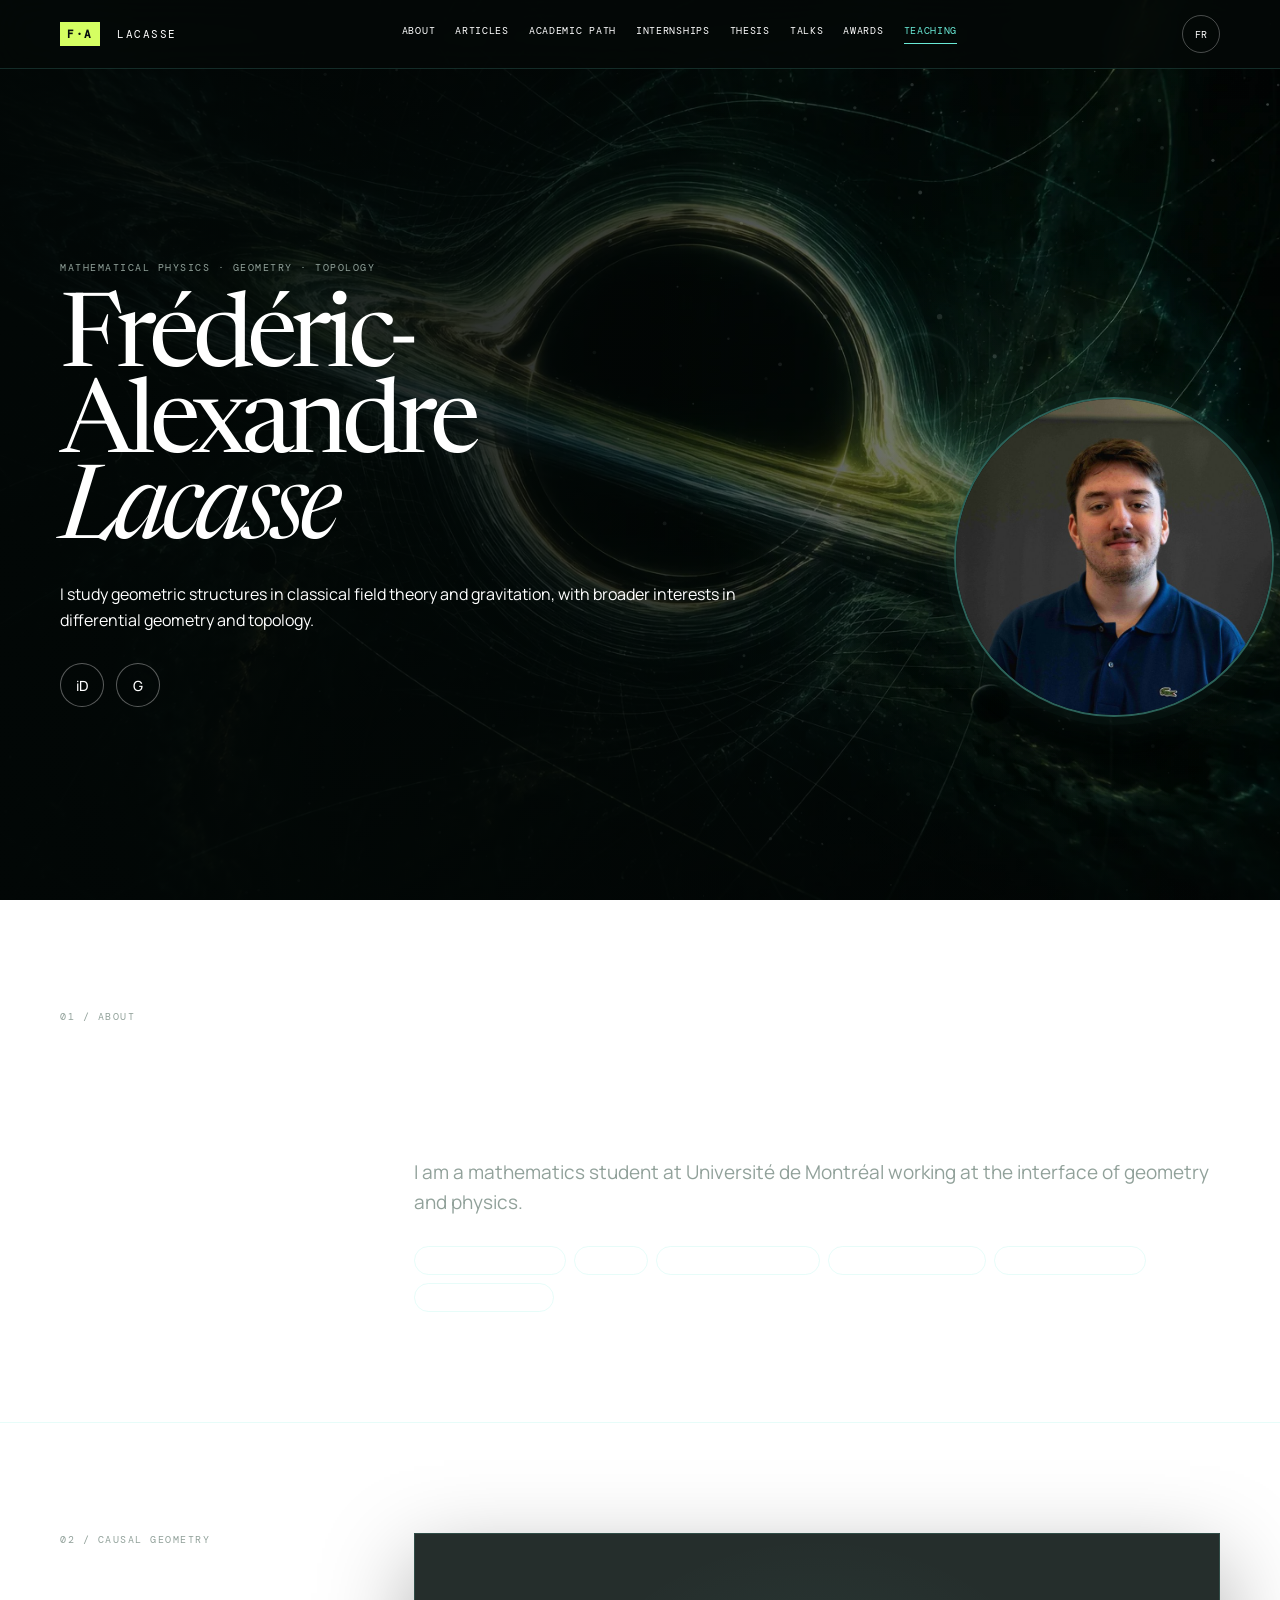
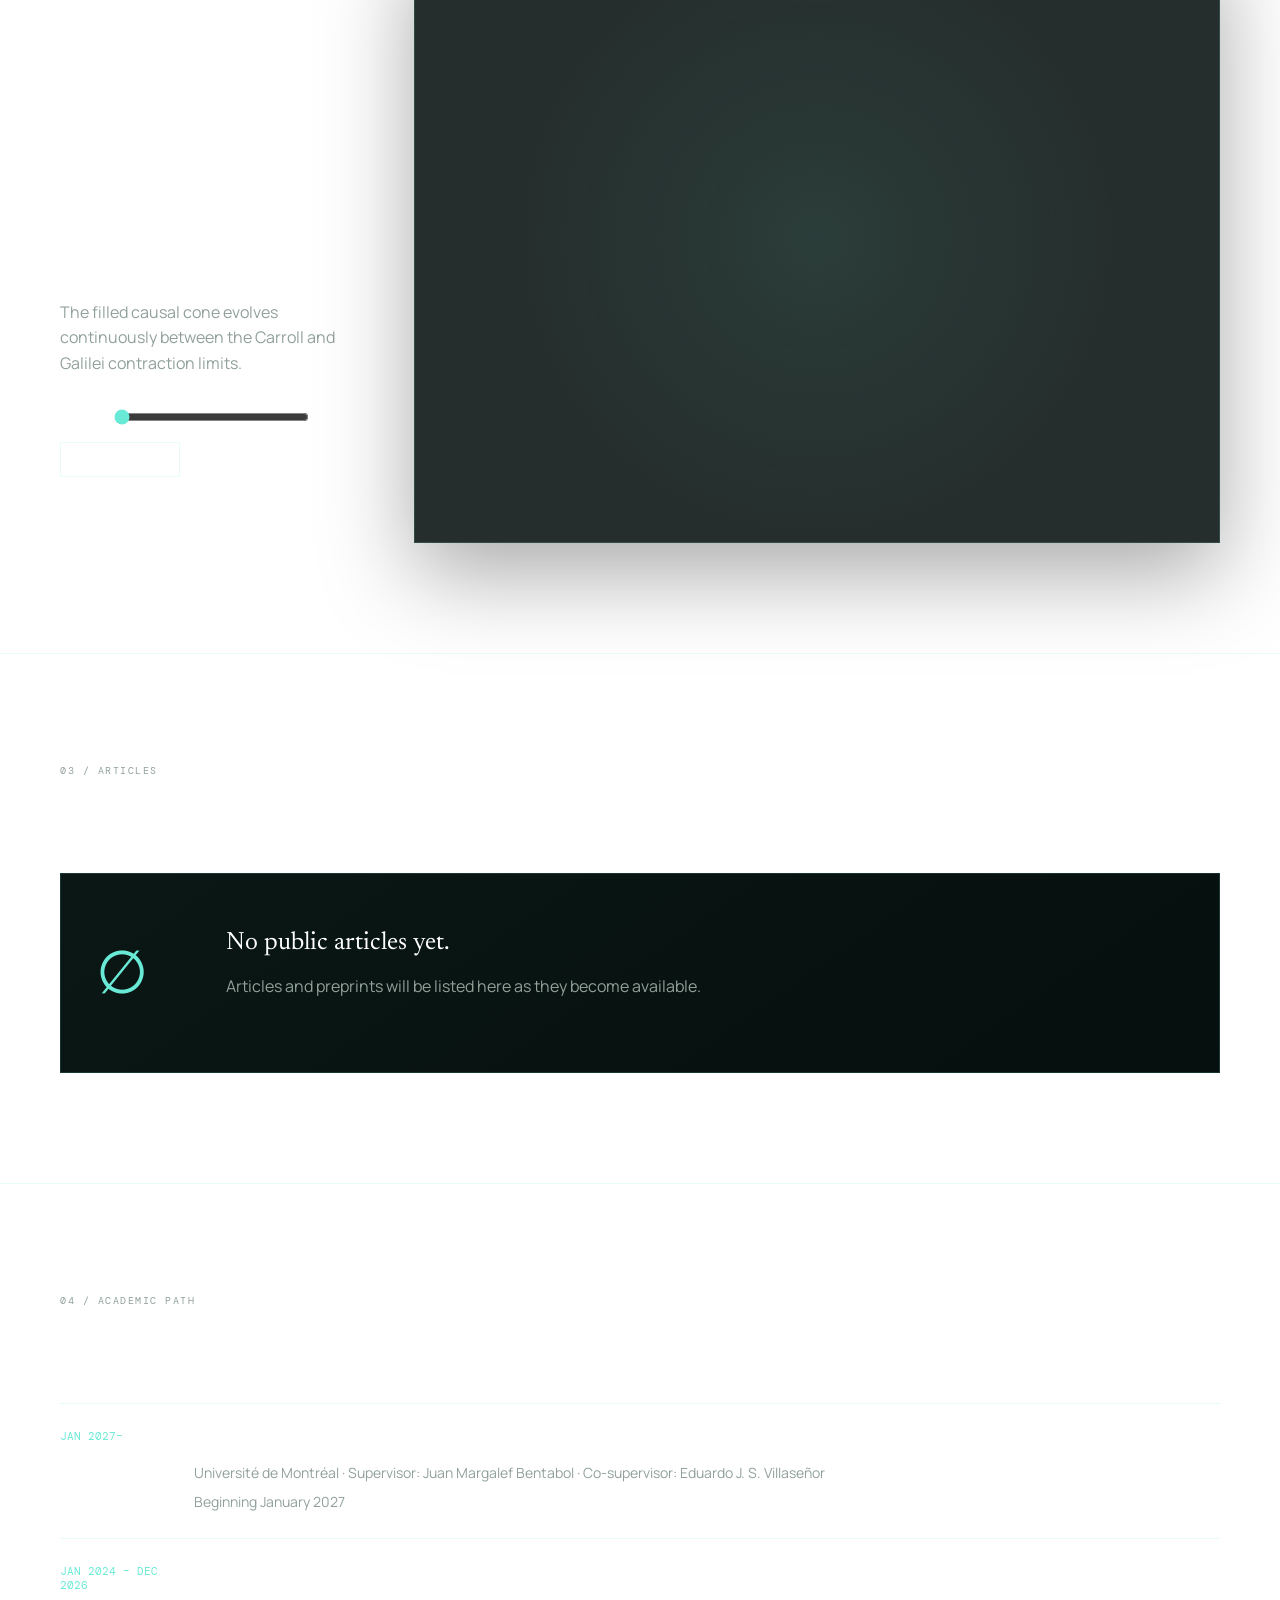
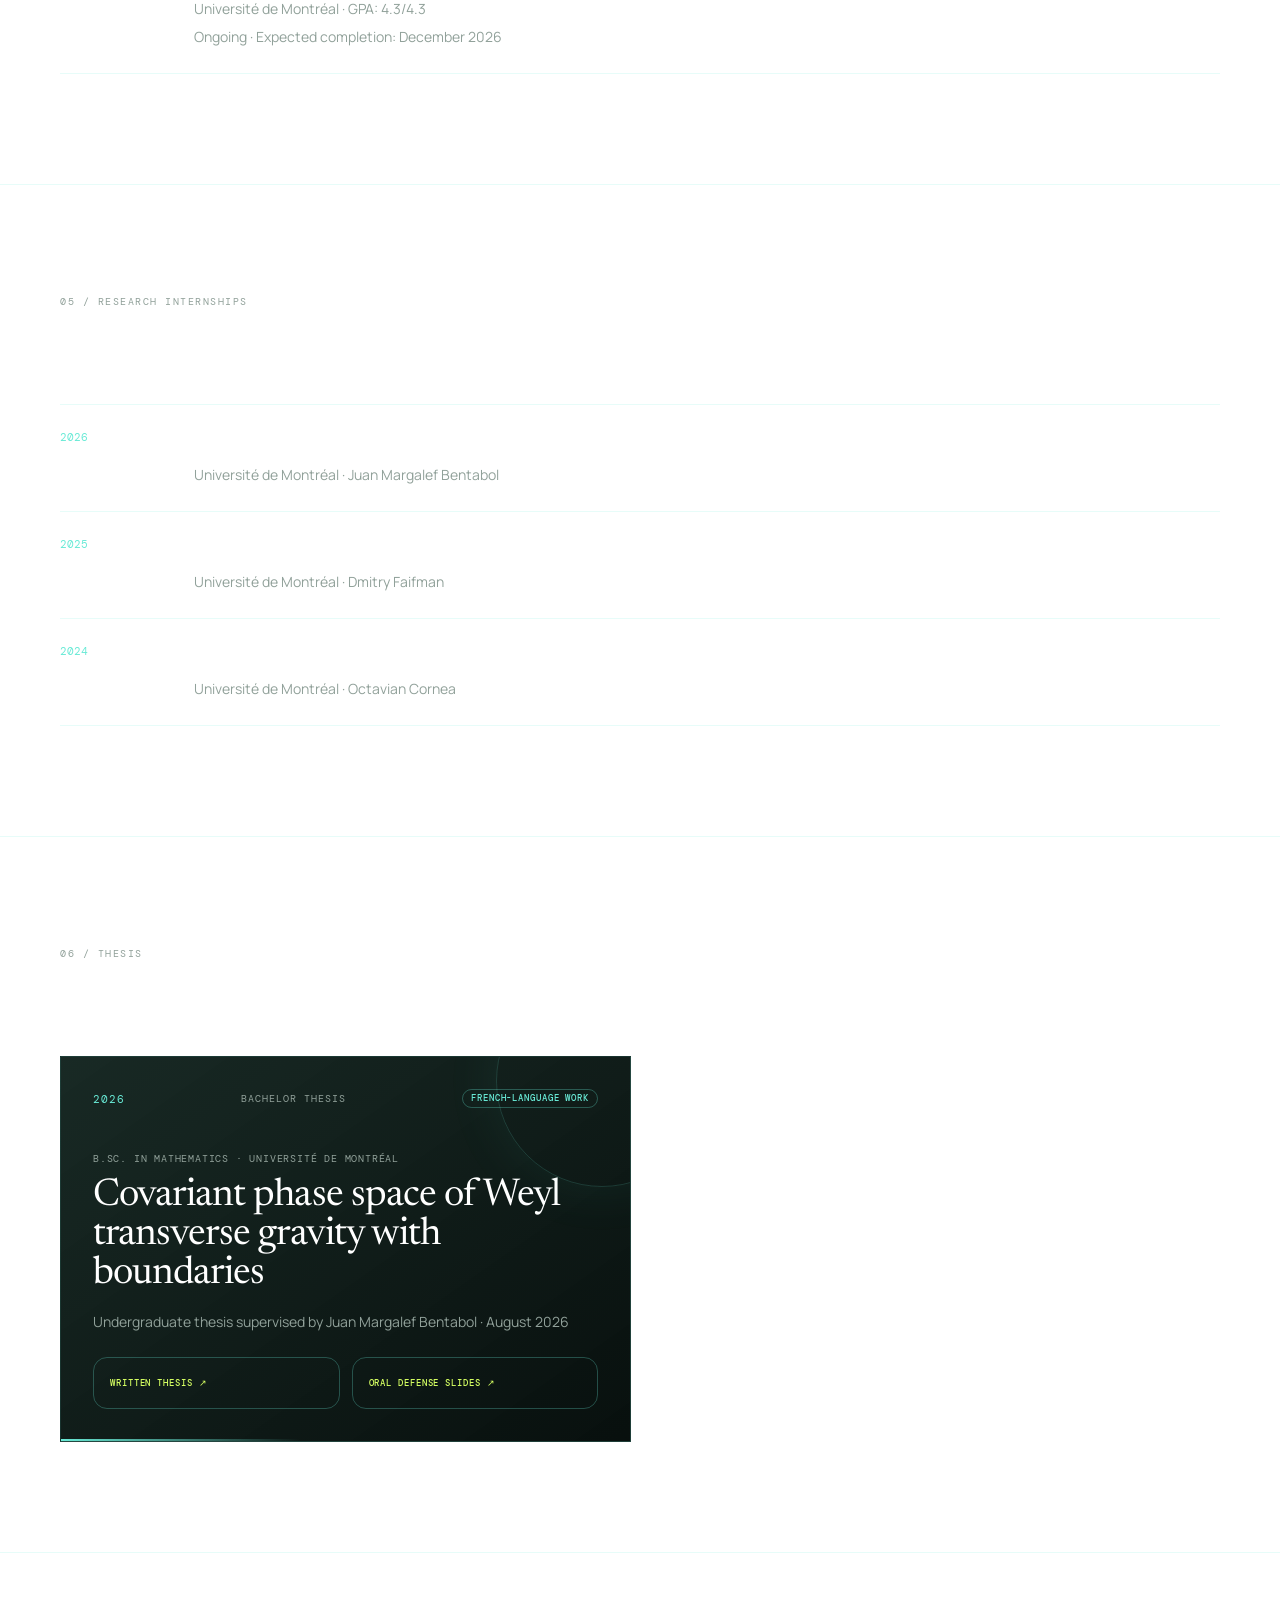
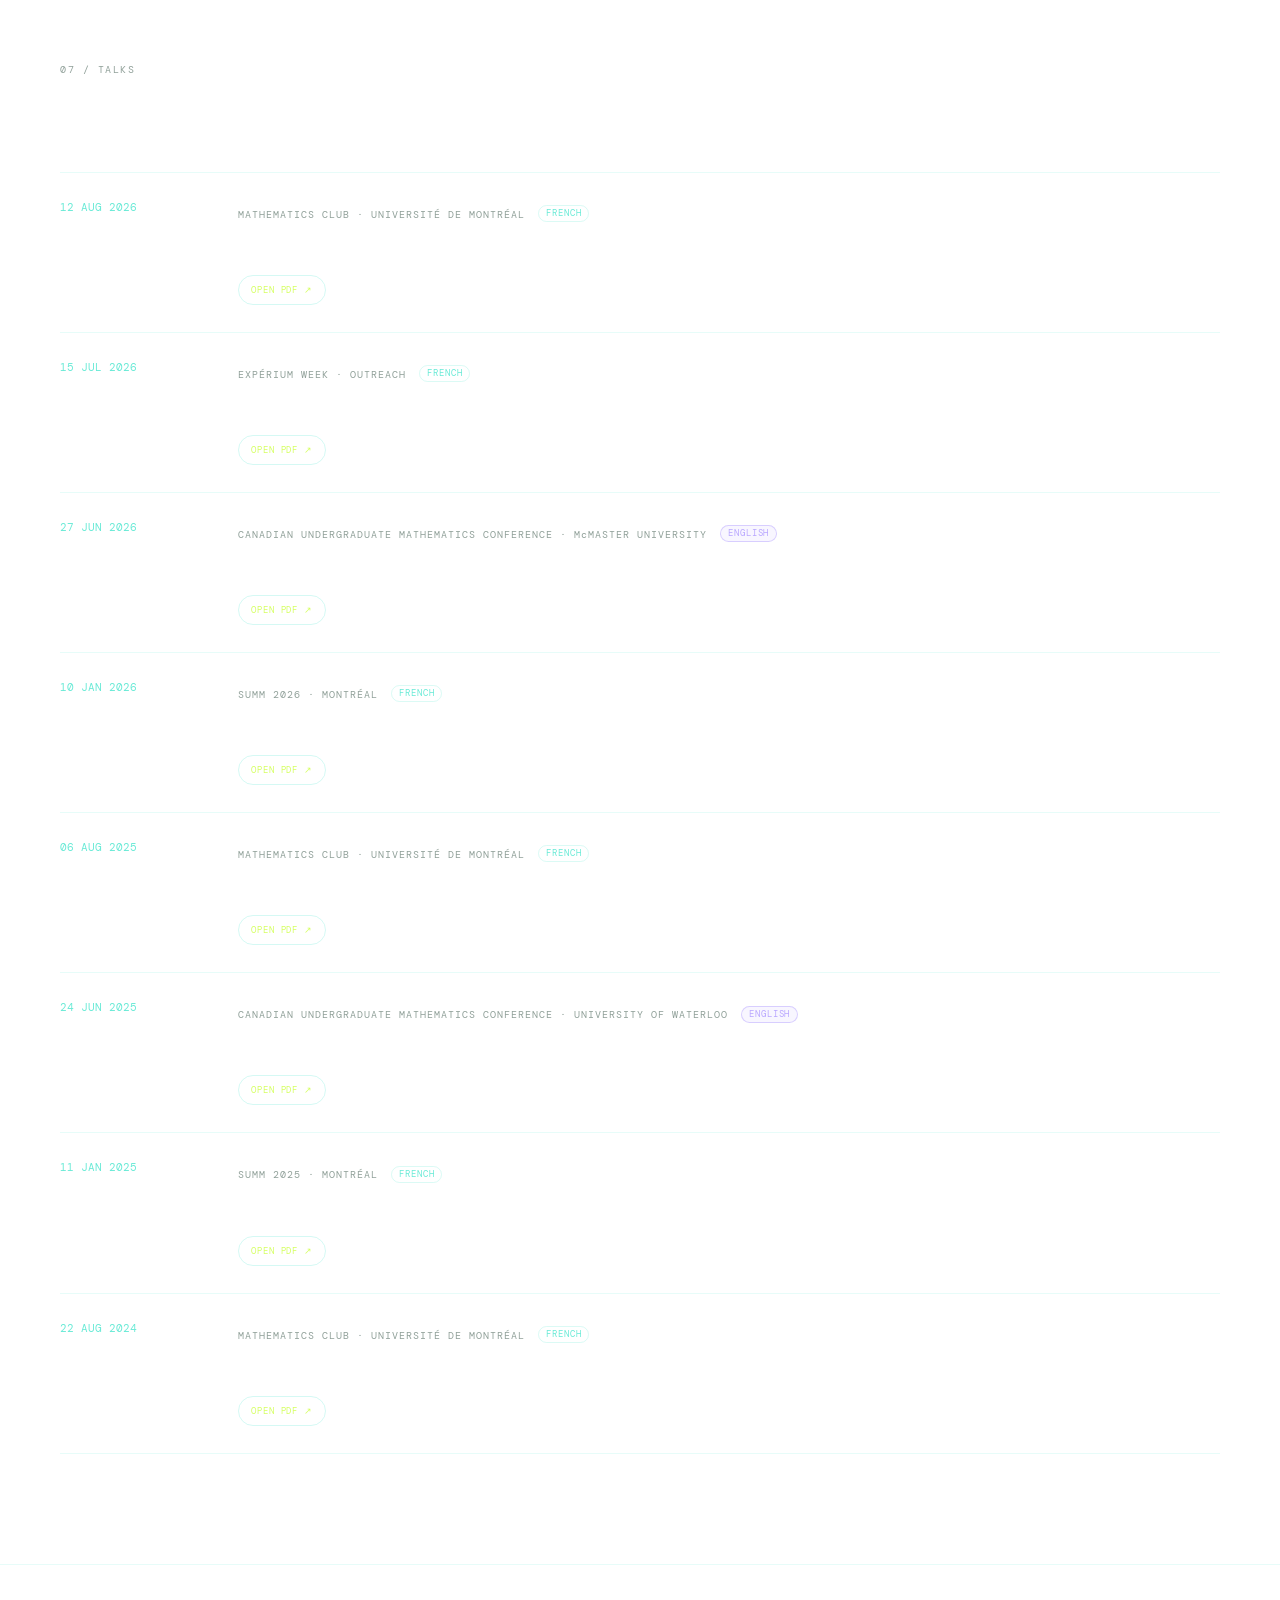
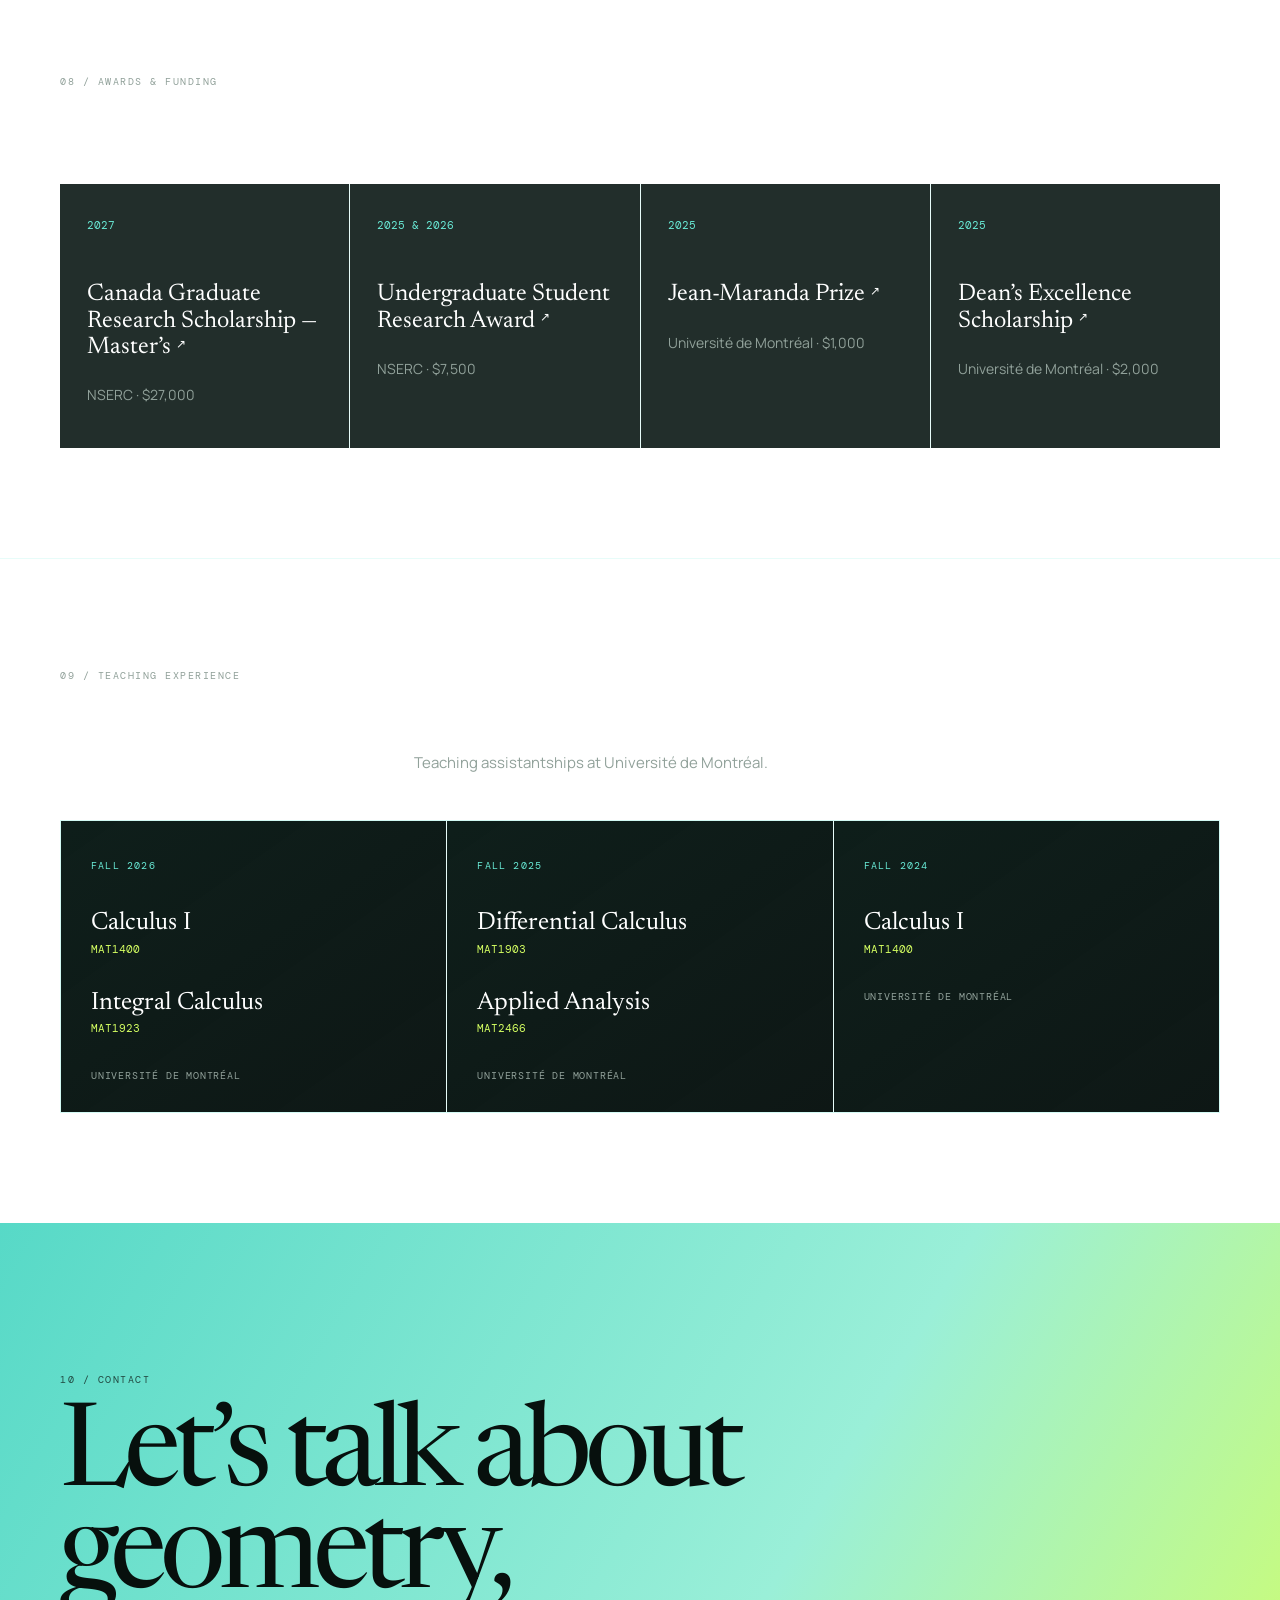
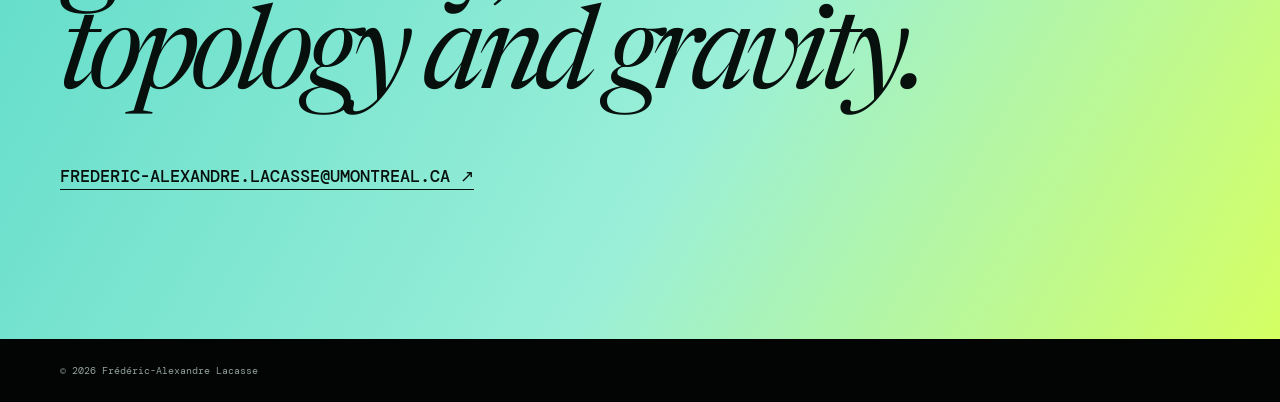
<file: index.html>
<!doctype html>
<html lang="en">
  <head>
    <meta charset="utf-8" />
    <meta content="width=device-width, initial-scale=1" name="viewport" />
    <meta content="#040908" name="theme-color" />
    <meta
      content="Frédéric-Alexandre Lacasse — mathematical physics, differential geometry, topology and gravitation."
      name="description"
    />
    <title>Frédéric-Alexandre Lacasse | Academic website</title>
    <meta content="website" property="og:type" />
    <meta content="Frédéric-Alexandre Lacasse" property="og:title" />
    <meta
      content="Mathematical physics, differential geometry, topology and gravitation."
      property="og:description"
    />
    <meta content="https://fredalex03.github.io/" property="og:url" />
    <meta content="en_CA" property="og:locale" />
    <link href="https://fredalex03.github.io/" rel="canonical" />
    <link href="https://fredalex03.github.io/" hreflang="en" rel="alternate" />
    <link href="https://fredalex03.github.io/fr/" hreflang="fr" rel="alternate" />
    <link
      href="https://fredalex03.github.io/"
      hreflang="x-default"
      rel="alternate"
    />
    <meta
      content="https://fredalex03.github.io/assets/portrait-800.jpg"
      property="og:image"
    />
    <link
      href="data:image/svg+xml,%3Csvg xmlns='http://www.w3.org/2000/svg' viewBox='0 0 64 64'%3E%3Crect width='64' height='64' rx='10' fill='%23d5ff62'/%3E%3Ctext x='32' y='43' font-family='monospace' font-size='28' font-weight='700' text-anchor='middle' fill='%2307100d'%3EFA%3C/text%3E%3C/svg%3E"
      rel="icon"
    />
    <link href="https://fonts.googleapis.com" rel="preconnect" />
    <link crossorigin="" href="https://fonts.gstatic.com" rel="preconnect" />
    <link
      href="https://fonts.googleapis.com/css2?family=DM+Mono:wght@300;400;500&amp;family=Manrope:wght@400;500&amp;family=Newsreader:ital,opsz,wght@0,6..72,400;1,6..72,400&amp;display=swap"
      rel="stylesheet"
    />
    <link href="assets/main.css" rel="stylesheet" />
    <script defer="" src="assets/main.js"></script>
  </head>
  <body>
    <canvas aria-hidden="true" id="starfield"> </canvas>
    <div id="progress"></div>
    <header>
      <nav class="wrap">
        <a class="brand" href="#home">
          <b> F·A </b>
          LACASSE
        </a>
        <div id="nav">
          <a href="#about">About</a>
          <a href="#articles"> Articles </a>
          <a href="#education">Academic path</a>
          <a href="#work">Internships</a>
          <a href="#thesis">Thesis</a>
          <a href="#talks">Talks</a>
          <a href="#awards">Awards</a>
          <a href="#teaching">Teaching</a>
        </div>
        <a aria-label="Version française" href="fr/" hreflang="fr" id="lang" lang="fr">FR</a>
        <button
          aria-controls="nav"
          aria-expanded="false"
          aria-label="Menu"
          id="menu"
        >
          <span></span>
          <span></span>
          <span></span>
        </button>
      </nav>
    </header>
    <main>
      <section class="hero" id="home">
        <img
          alt="Abstract black hole and curved spacetime"
          src="assets/black-hole.webp"
        />
        <div class="shade"></div>
        <div class="wrap heroText reveal">
          <p class="micro">MATHEMATICAL PHYSICS · GEOMETRY · TOPOLOGY</p>
          <h1>
            Frédéric-Alexandre
            <br />
            <i> Lacasse </i>
          </h1>
          <p>I study geometric structures in classical field theory and gravitation, with broader interests in differential geometry and topology.</p>
          <div aria-label="Academic profiles" class="academic-links">
            <a
              aria-label="ORCID profile"
              href="https://orcid.org/0009-0009-7678-188X"
              rel="noopener noreferrer"
              target="_blank"
            >
              <span class="academic-icon orcid-icon"> iD </span>
            </a>
            <a
              aria-label="Google Scholar profile"
              href="https://scholar.google.com/citations?user=uHjkoDMAAAAJ&amp;hl=en"
              rel="noopener noreferrer"
              target="_blank"
            >
              <span class="academic-icon scholar-icon"> G </span>
            </a>
          </div>
          <figure aria-label="Portrait" class="hero-portrait">
            <img
              alt="Portrait"
              decoding="async"
              loading="eager"
              height="777"
              src="assets/portrait-800.jpg"
              width="800"
            />
          </figure>
        </div>
      </section>
      <section class="wrap section two" id="about">
        <p class="micro">01 / ABOUT</p>
        <div class="reveal">
          <h2>Geometry as a language for fundamental physics.</h2>
          <p class="lead">I am a mathematics student at Université de Montréal working at the interface of geometry and physics.</p>
          <div class="chips">
            <span>Differential geometry</span>
            <span>Topology</span>
            <span>Mathematical relativity</span>
            <span>Classical field theory</span>
            <span>Covariant phase space</span>
            <span>Carrollian geometry</span>
          </div>
        </div>
      </section>
      <section class="dark">
        <div class="wrap two">
          <div class="reveal">
            <p class="micro">02 / CAUSAL GEOMETRY</p>
            <h2>From Galilean space to Carrollian time.</h2>
            <p class="muted">The filled causal cone evolves continuously between the Carroll and Galilei contraction limits.</p>
            <div class="control">
              <span>CARROLL</span>
              <input id="slider" max="100" min="0" type="range" value="0" />
              <span>GALILEI</span>
            </div>
            <button id="play">Pause evolution</button>
          </div>
          <div class="canvasbox reveal">
            <canvas id="cone"> </canvas>
          </div>
        </div>
      </section>
      <section class="wrap section" id="articles">
        <div class="heading reveal">
          <p class="micro">03 / ARTICLES</p>
          <h2>Articles &amp; preprints</h2>
        </div>
        <div class="empty reveal">
          <b> ∅ </b>
          <div>
            <h3>No public articles yet.</h3>
            <p class="muted">Articles and preprints will be listed here as they become available.</p>
          </div>
        </div>
      </section>
      <div aria-hidden="true" class="added-section-divider"></div>
      <section class="wrap section" id="education">
        <div class="heading reveal">
          <p class="micro">04 / ACADEMIC PATH</p>
          <h2>Academic path</h2>
        </div>
        <div class="list reveal">
          <article>
            <time>JAN 2027–</time>
            <div>
              <h3>Ph.D. in Pure Mathematics</h3>
              <p>Université de Montréal · Supervisor: Juan Margalef Bentabol · Co-supervisor: Eduardo J. S. Villaseñor</p>
              <p>Beginning January 2027</p>
            </div>
          </article>
          <article>
            <time>JAN 2024 – DEC 2026</time>
            <div>
              <h3>B.Sc. in Pure and Applied Mathematics</h3>
              <p>Université de Montréal · GPA: 4.3/4.3</p>
              <p>Ongoing · Expected completion: December 2026</p>
            </div>
          </article>
        </div>
      </section>
      <section class="dark section" id="work">
        <div class="wrap">
          <div class="heading reveal">
            <p class="micro">05 / RESEARCH INTERNSHIPS</p>
            <h2>Research internships</h2>
          </div>
          <div class="list reveal">
            <article>
              <time> 2026 </time>
              <div>
                <h3>Covariant phase space of Weyl transverse gravity with boundaries</h3>
                <p>Université de Montréal · Juan Margalef Bentabol</p>
              </div>
            </article>
            <article>
              <time> 2025 </time>
              <div>
                <h3>Planar Banach isometry conjecture for the Hilbert metric</h3>
                <p>Université de Montréal · Dmitry Faifman</p>
              </div>
            </article>
            <article>
              <time> 2024 </time>
              <div>
                <h3>Introduction to differential topology through the Poincaré–Hopf theorem</h3>
                <p>Université de Montréal · Octavian Cornea</p>
              </div>
            </article>
          </div>
        </div>
      </section>
      <section class="wrap section" id="thesis">
        <div class="heading reveal">
          <p class="micro">06 / THESIS</p>
          <h2>Thesis</h2>
        </div>
        <div class="thesis-grid reveal">
          <article class="thesis-card">
            <div class="thesis-card-meta">
              <span class="thesis-year"> 2026 </span>
              <span class="thesis-kind">BACHELOR THESIS</span>
              <span class="thesis-language-badge">FRENCH-LANGUAGE WORK</span>
            </div>
            <small class="thesis-school">B.SC. IN MATHEMATICS · UNIVERSITÉ DE MONTRÉAL</small>
            <h3>Covariant phase space of Weyl transverse gravity with boundaries</h3>
            <p class="thesis-summary">Undergraduate thesis supervised by Juan Margalef Bentabol · August 2026</p>
            <div class="thesis-resources">
              <a aria-label="Open written thesis PDF" class="thesis-resource thesis-written-link" href="assets/memoire-bac.pdf" rel="noopener noreferrer" target="_blank">WRITTEN THESIS ↗</a>
              <a aria-label="Open oral defense slides PDF" class="thesis-resource thesis-oral-link" href="assets/OralMAT4000.pdf" rel="noopener noreferrer" target="_blank">ORAL DEFENSE SLIDES ↗</a>
            </div>
          </article>
        </div>
      </section>
      <div aria-hidden="true" class="added-section-divider"></div>
      <section class="wrap section talks-section" id="talks">
        <div class="heading reveal">
          <p class="micro">07 / TALKS</p>
          <h2>Talks &amp; outreach</h2>
        </div>
        <div class="talk-list reveal">
          <article>
            <time>12 AUG 2026</time>
            <div>
              <small>MATHEMATICS CLUB · UNIVERSITÉ DE MONTRÉAL</small>
              <span class="talk-language talk-language-fr">FRENCH</span>
              <h3>Bundles, curvature and classical field theory: a covariant viewpoint</h3>
              <a aria-label="Open presentation PDF" class="talk-pdf-link" href="assets/Clubmath_2026.pdf" rel="noopener noreferrer" target="_blank">OPEN PDF ↗</a>
            </div>
          </article>
          <article>
            <time>15 JUL 2026</time>
            <div>
              <small>EXPÉRIUM WEEK · OUTREACH</small>
              <span class="talk-language talk-language-fr">FRENCH</span>
              <h3>Non-Euclidean geometry, curvature, gravitation and cosmology</h3>
              <a aria-label="Open presentation PDF" class="talk-pdf-link" href="assets/experium2026.pdf" rel="noopener noreferrer" target="_blank">OPEN PDF ↗</a>
            </div>
          </article>
          <article>
            <time>27 JUN 2026</time>
            <div>
              <small>CANADIAN UNDERGRADUATE MATHEMATICS CONFERENCE · McMASTER UNIVERSITY</small>
              <span class="talk-language talk-language-en">ENGLISH</span>
              <h3>Calculus of variations: motivations towards classical field theory</h3>
              <a aria-label="Open presentation PDF" class="talk-pdf-link" href="assets/Diapos_CUMC2026.pdf" rel="noopener noreferrer" target="_blank">OPEN PDF ↗</a>
            </div>
          </article>
          <article>
            <time>10 JAN 2026</time>
            <div>
              <small>SUMM 2026 · MONTRÉAL</small>
              <span class="talk-language talk-language-fr">FRENCH</span>
              <h3>When mathematics precedes physics: from Riemann to black holes</h3>
              <a aria-label="Open presentation PDF" class="talk-pdf-link" href="assets/summ2026.pdf" rel="noopener noreferrer" target="_blank">OPEN PDF ↗</a>
            </div>
          </article>
          <article>
            <time>06 AUG 2025</time>
            <div>
              <small>MATHEMATICS CLUB · UNIVERSITÉ DE MONTRÉAL</small>
              <span class="talk-language talk-language-fr">FRENCH</span>
              <h3>Projective geometry and convex geometry</h3>
              <a aria-label="Open presentation PDF" class="talk-pdf-link" href="assets/presentation-stage-e25.pdf" rel="noopener noreferrer" target="_blank">OPEN PDF ↗</a>
            </div>
          </article>
          <article>
            <time>24 JUN 2025</time>
            <div>
              <small>CANADIAN UNDERGRADUATE MATHEMATICS CONFERENCE · UNIVERSITY OF WATERLOO</small>
              <span class="talk-language talk-language-en">ENGLISH</span>
              <h3>Rescuing polynomials: a differential topology perspective</h3>
              <a aria-label="Open presentation PDF" class="talk-pdf-link" href="assets/beamer-cumc.pdf" rel="noopener noreferrer" target="_blank">OPEN PDF ↗</a>
            </div>
          </article>
          <article>
            <time>11 JAN 2025</time>
            <div>
              <small>SUMM 2025 · MONTRÉAL</small>
              <span class="talk-language talk-language-fr">FRENCH</span>
              <h3>From topology to polynomials</h3>
              <a aria-label="Open presentation PDF" class="talk-pdf-link" href="assets/Présentation___SUMM.pdf" rel="noopener noreferrer" target="_blank">OPEN PDF ↗</a>
            </div>
          </article>
          <article>
            <time>22 AUG 2024</time>
            <div>
              <small>MATHEMATICS CLUB · UNIVERSITÉ DE MONTRÉAL</small>
              <span class="talk-language talk-language-fr">FRENCH</span>
              <h3>Introduction to differential topology through Brouwer’s fixed-point theorem</h3>
              <a aria-label="Open presentation PDF" class="talk-pdf-link" href="assets/Intro_top_diff_Frédéric-A.Lacasse.pdf" rel="noopener noreferrer" target="_blank">OPEN PDF ↗</a>
            </div>
          </article>
        </div>
      </section>
      <div aria-hidden="true" class="added-section-divider"></div>
      <section class="wrap section" id="awards">
        <div class="heading reveal">
          <p class="micro">08 / AWARDS &amp; FUNDING</p>
          <h2>Selected recognition</h2>
        </div>
        <div class="awards reveal">
          <article>
            <a
              class="award-link"
              href="https://nserc-crsng.canada.ca/en/funding-opportunity/canada-graduate-research-scholarship-masters-program"
              rel="noopener noreferrer"
              target="_blank"
            >
              <time> 2027 </time>
              <h3>Canada Graduate Research Scholarship — Master’s</h3>
              <p>
                <span>NSERC</span>
                · $27,000
              </p>
            </a>
          </article>
          <article>
            <a
              class="award-link"
              href="https://nserc-crsng.canada.ca/en/funding-opportunity/undergraduate-student-research-awards"
              rel="noopener noreferrer"
              target="_blank"
            >
              <time> 2025 &amp; 2026 </time>
              <h3>Undergraduate Student Research Award</h3>
              <p>
                <span>NSERC</span>
                · $7,500
              </p>
            </a>
          </article>
          <article>
            <a
              class="award-link"
              href="https://dms.umontreal.ca/fr/ressources-et-services/soutien-financier"
              rel="noopener noreferrer"
              target="_blank"
            >
              <time> 2025 </time>
              <h3>Jean-Maranda Prize</h3>
              <p>Université de Montréal · $1,000</p>
            </a>
          </article>
          <article>
            <a
              class="award-link"
              href="https://fas.umontreal.ca/etudes/ceremonie-annuelle-de-remise-de-bourses/titulaires-de-bourses-2025/"
              rel="noopener noreferrer"
              target="_blank"
            >
              <time> 2025 </time>
              <h3>Dean’s Excellence Scholarship</h3>
              <p>Université de Montréal · $2,000</p>
            </a>
          </article>
        </div>
      </section>
      <div aria-hidden="true" class="added-section-divider"></div>
      <section class="wrap section" id="teaching">
        <div class="heading reveal">
          <p class="micro">09 / TEACHING EXPERIENCE</p>
          <div>
            <h2>Teaching experience</h2>
            <p class="teaching-intro">Teaching assistantships at Université de Montréal.</p>
          </div>
        </div>
        <div class="teaching-grid reveal">
          <article class="teaching-card">
            <span class="teaching-term">FALL 2026</span>
            <h3>Calculus I</h3>
            <p>MAT1400</p>
            <h3>Integral Calculus</h3>
            <p>MAT1923</p>
            <small> Université de Montréal </small>
          </article>
          <article class="teaching-card">
            <span class="teaching-term">FALL 2025</span>
            <h3>Differential Calculus</h3>
            <p>MAT1903</p>
            <h3>Applied Analysis</h3>
            <p>MAT2466</p>
            <small> Université de Montréal </small>
          </article>
          <article class="teaching-card">
            <span class="teaching-term">FALL 2024</span>
            <h3>Calculus I</h3>
            <p>MAT1400</p>
            <small> Université de Montréal </small>
          </article>
        </div>
      </section>
      <section class="contact" id="contact">
        <div class="wrap">
          <p class="micro">10 / CONTACT</p>
          <h2>Let’s talk about geometry,<br><i>topology and gravity.</i></h2>
          <a
            class="email"
            href="mailto:frederic-alexandre.lacasse@umontreal.ca"
          >
            FREDERIC-ALEXANDRE.LACASSE@UMONTREAL.CA ↗
          </a>
        </div>
      </section>
    </main>
    <footer>
      <div class="wrap">
        ©
        <span id="year"> </span>
        Frédéric-Alexandre Lacasse
      </div>
    </footer>
  </body>
</html>
</file>
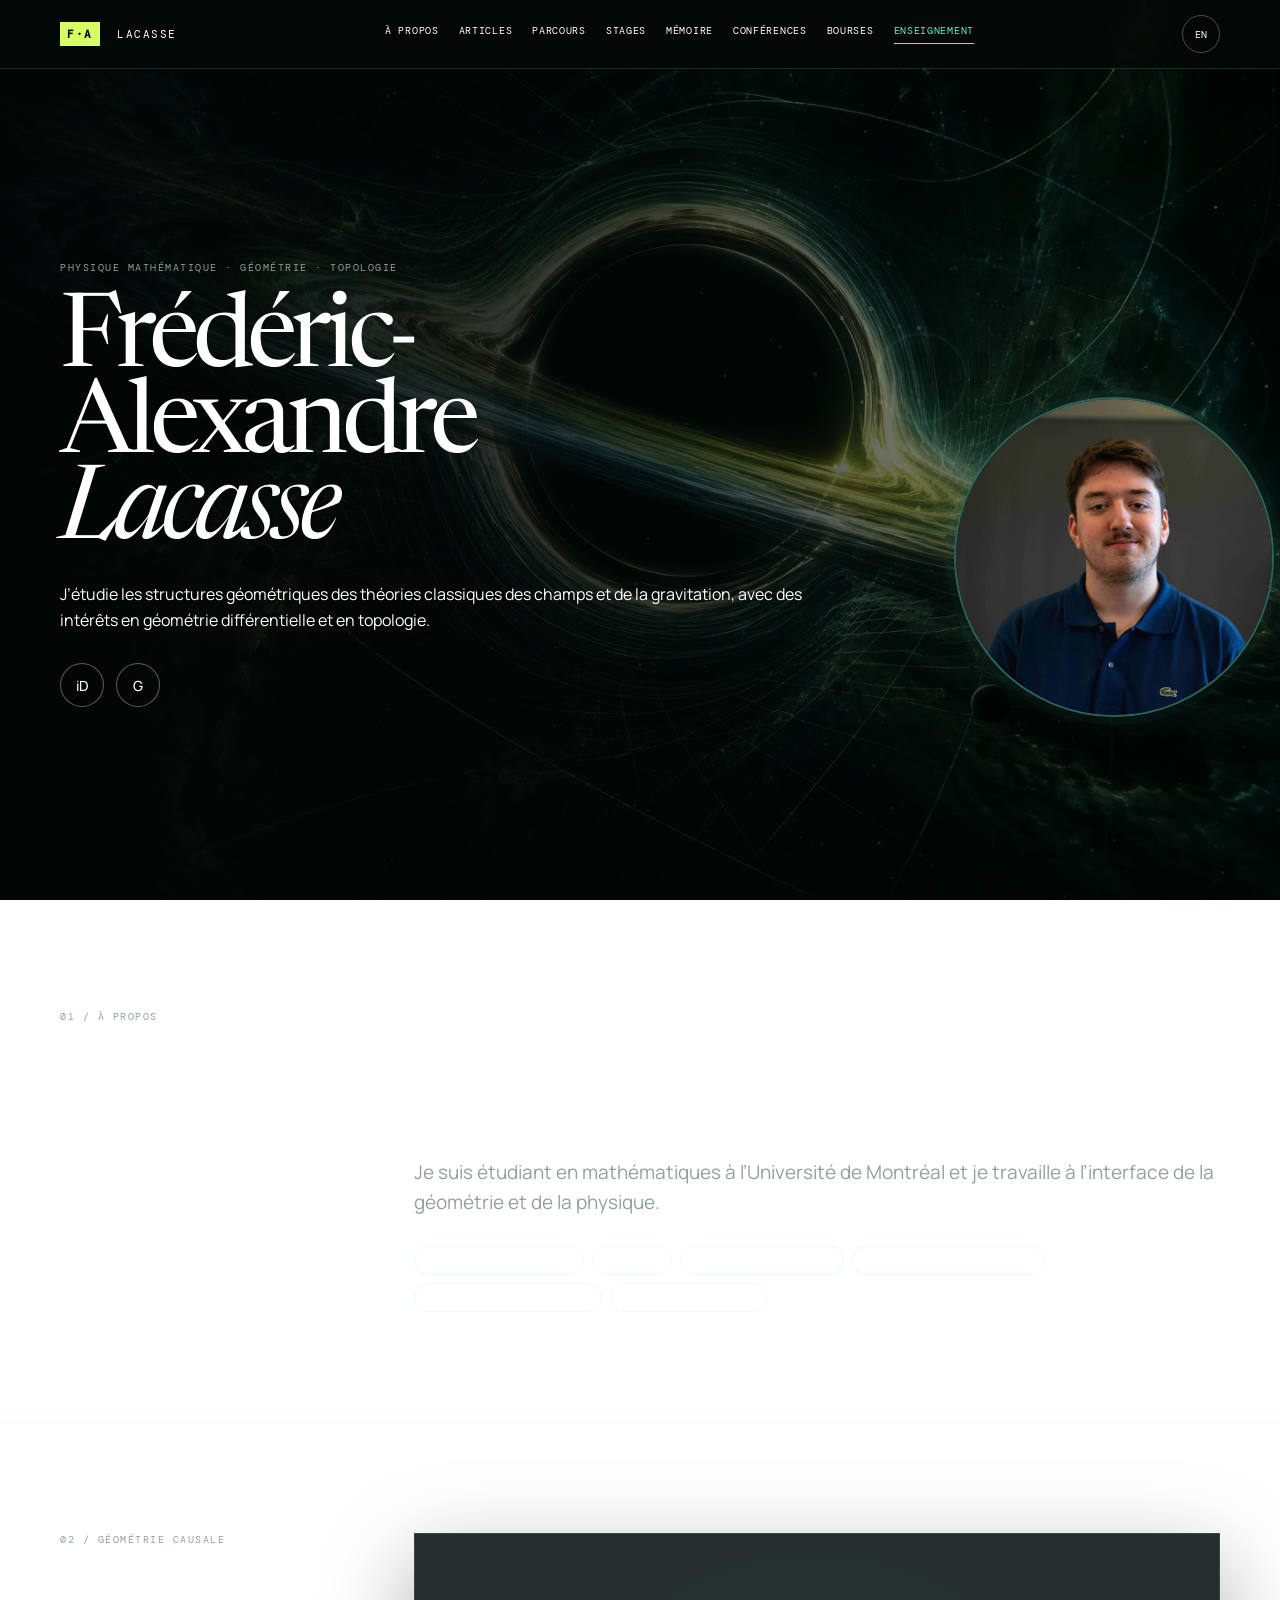
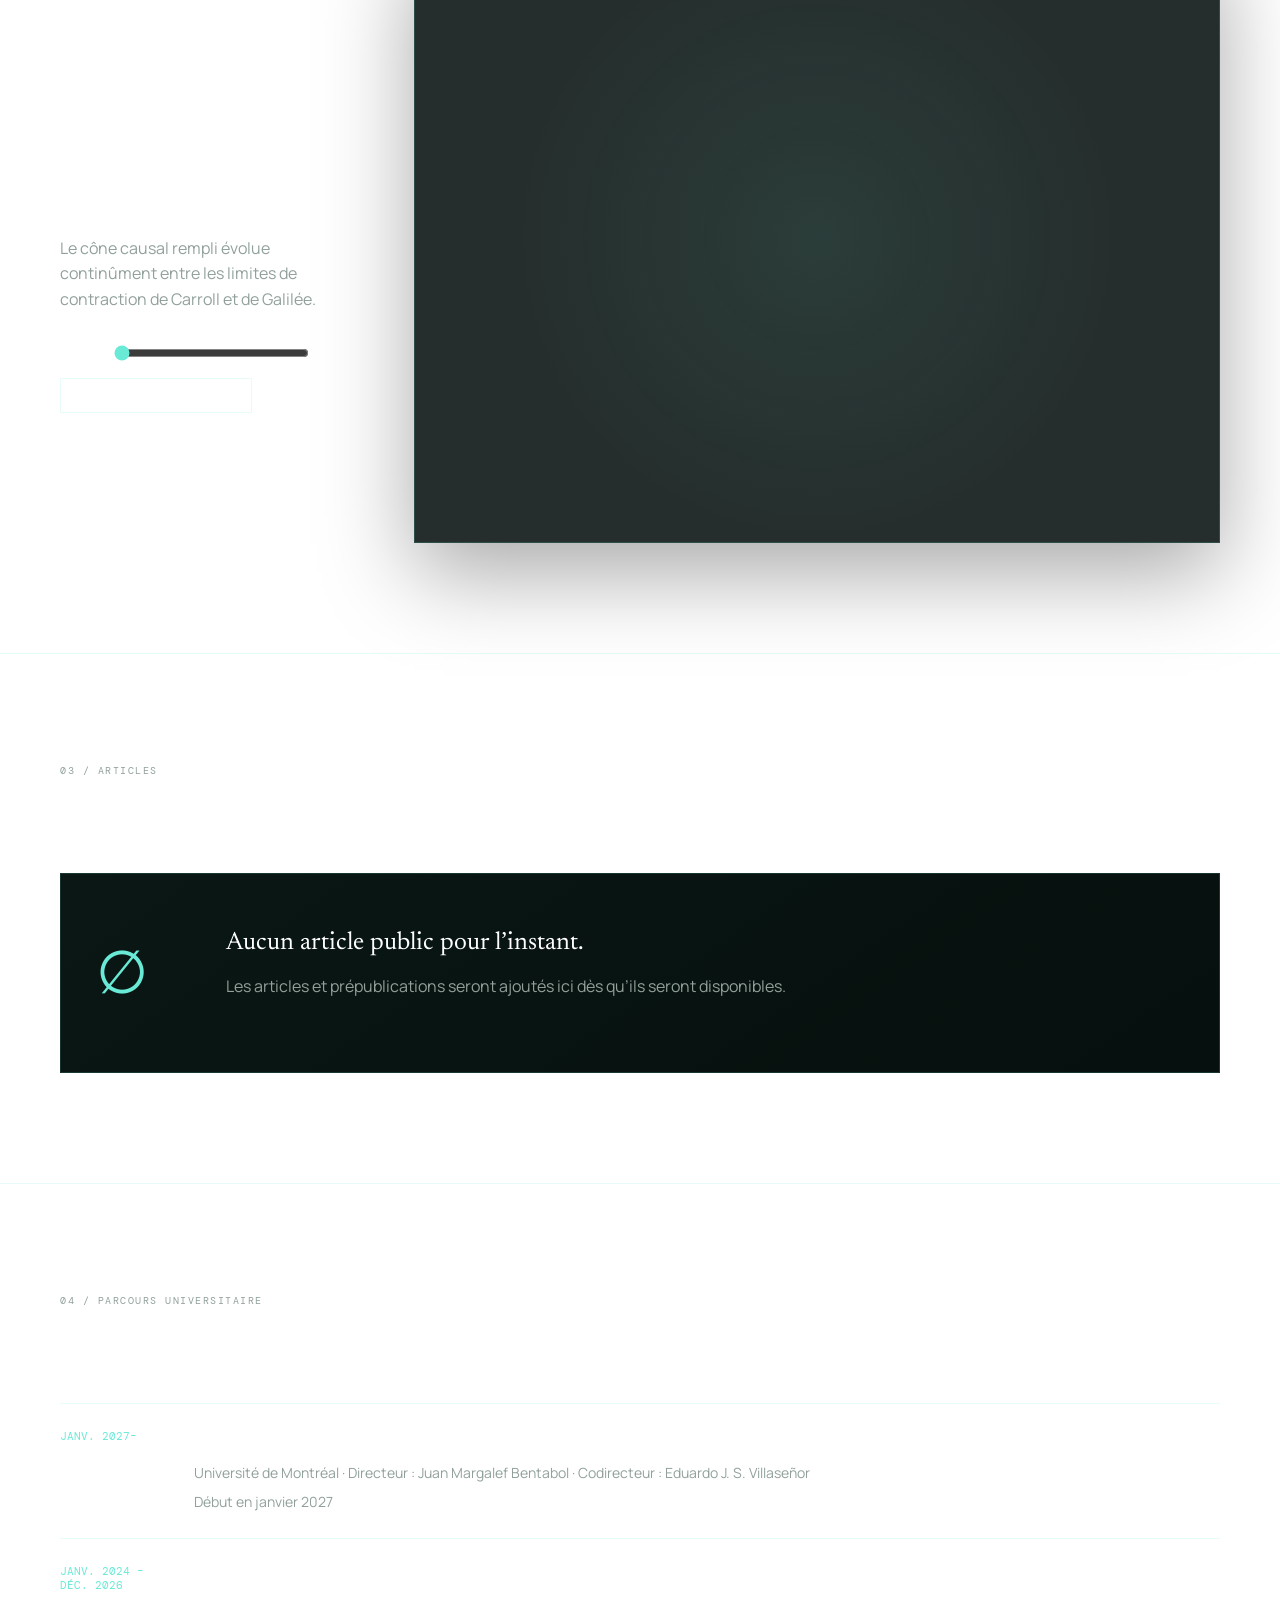
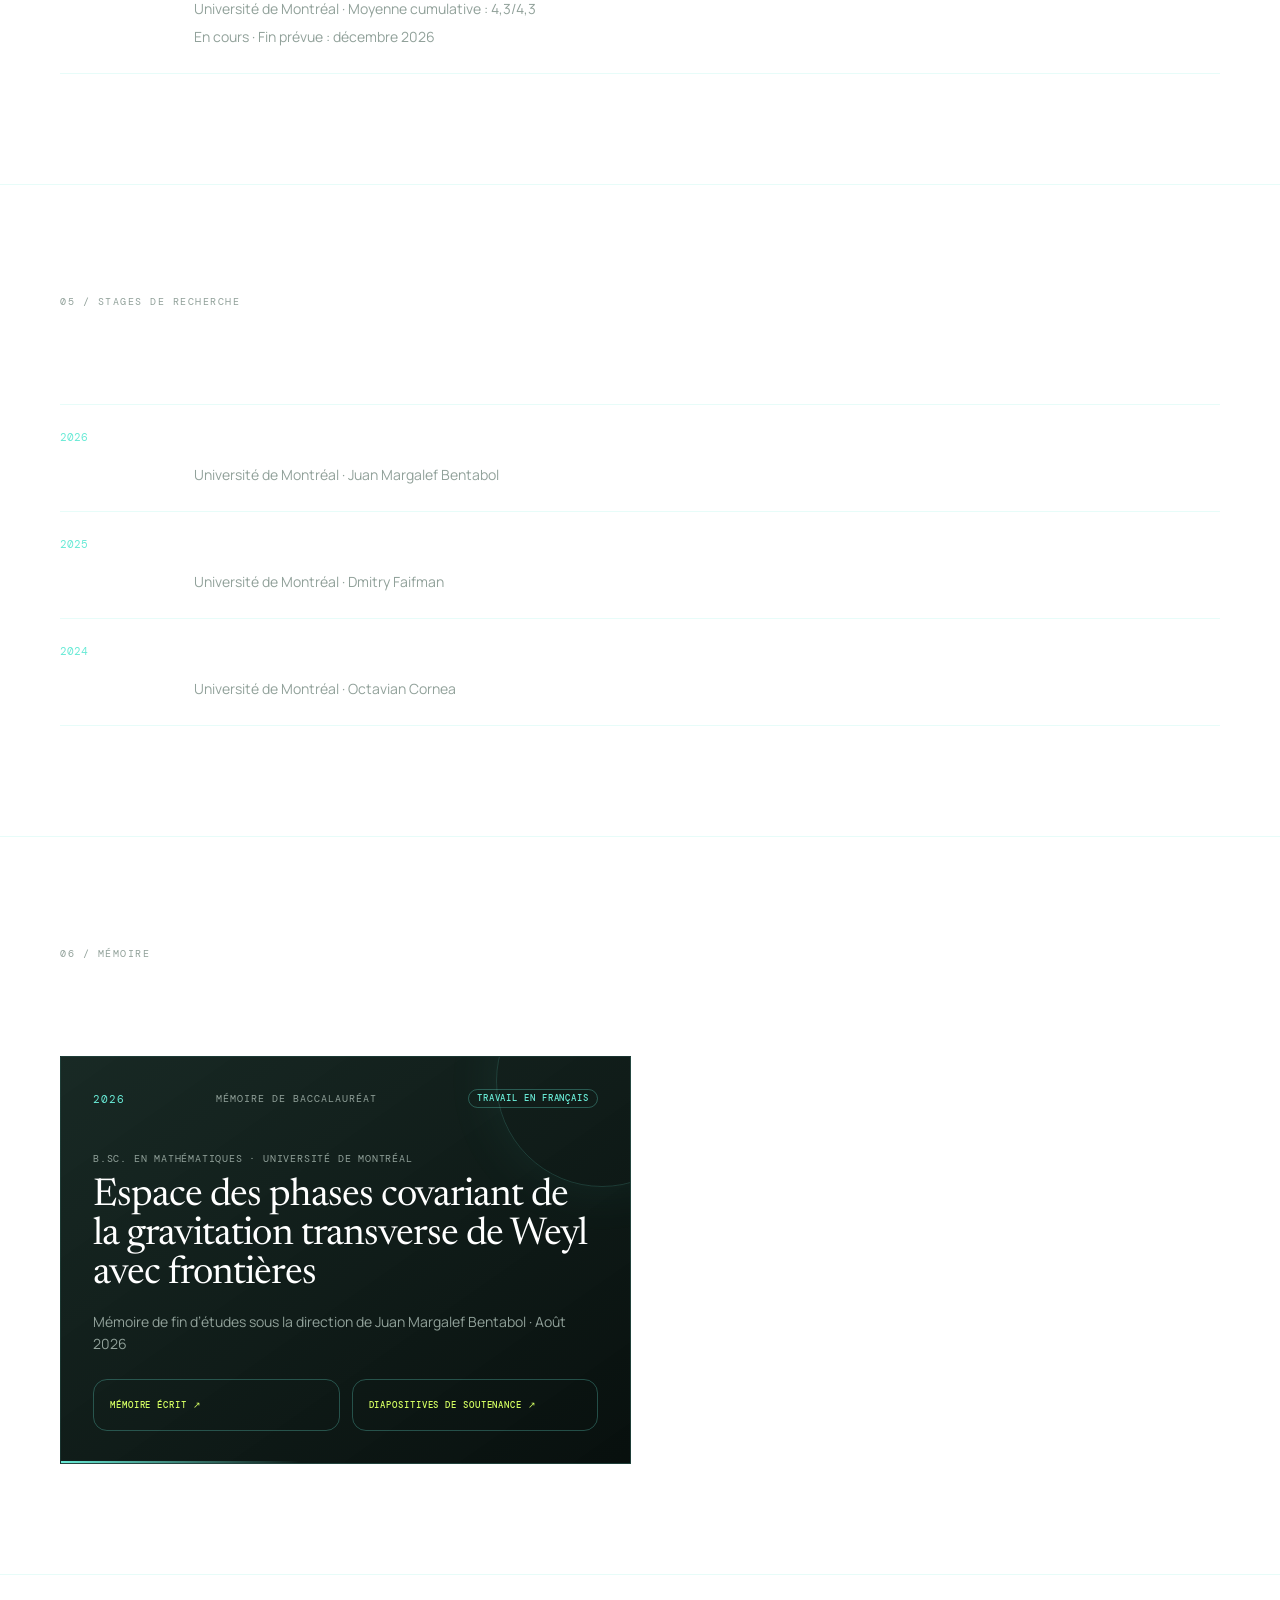
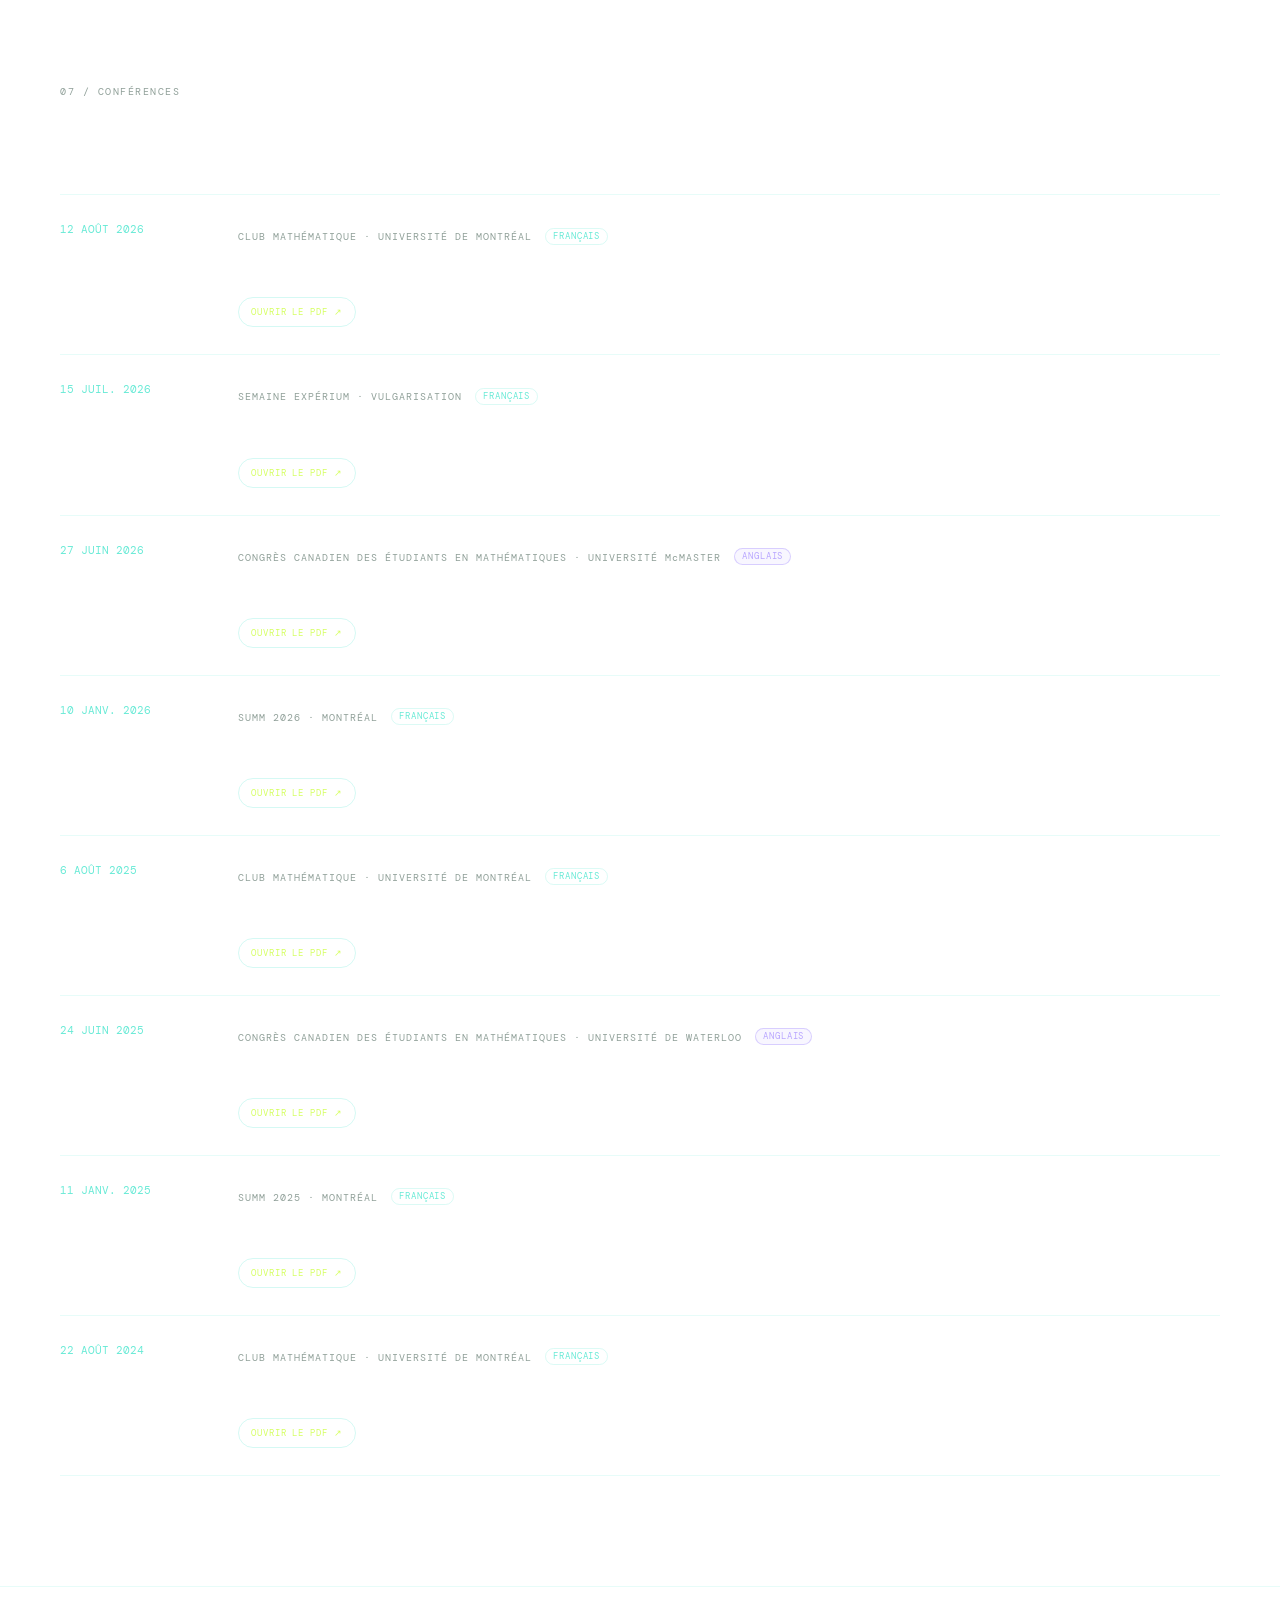
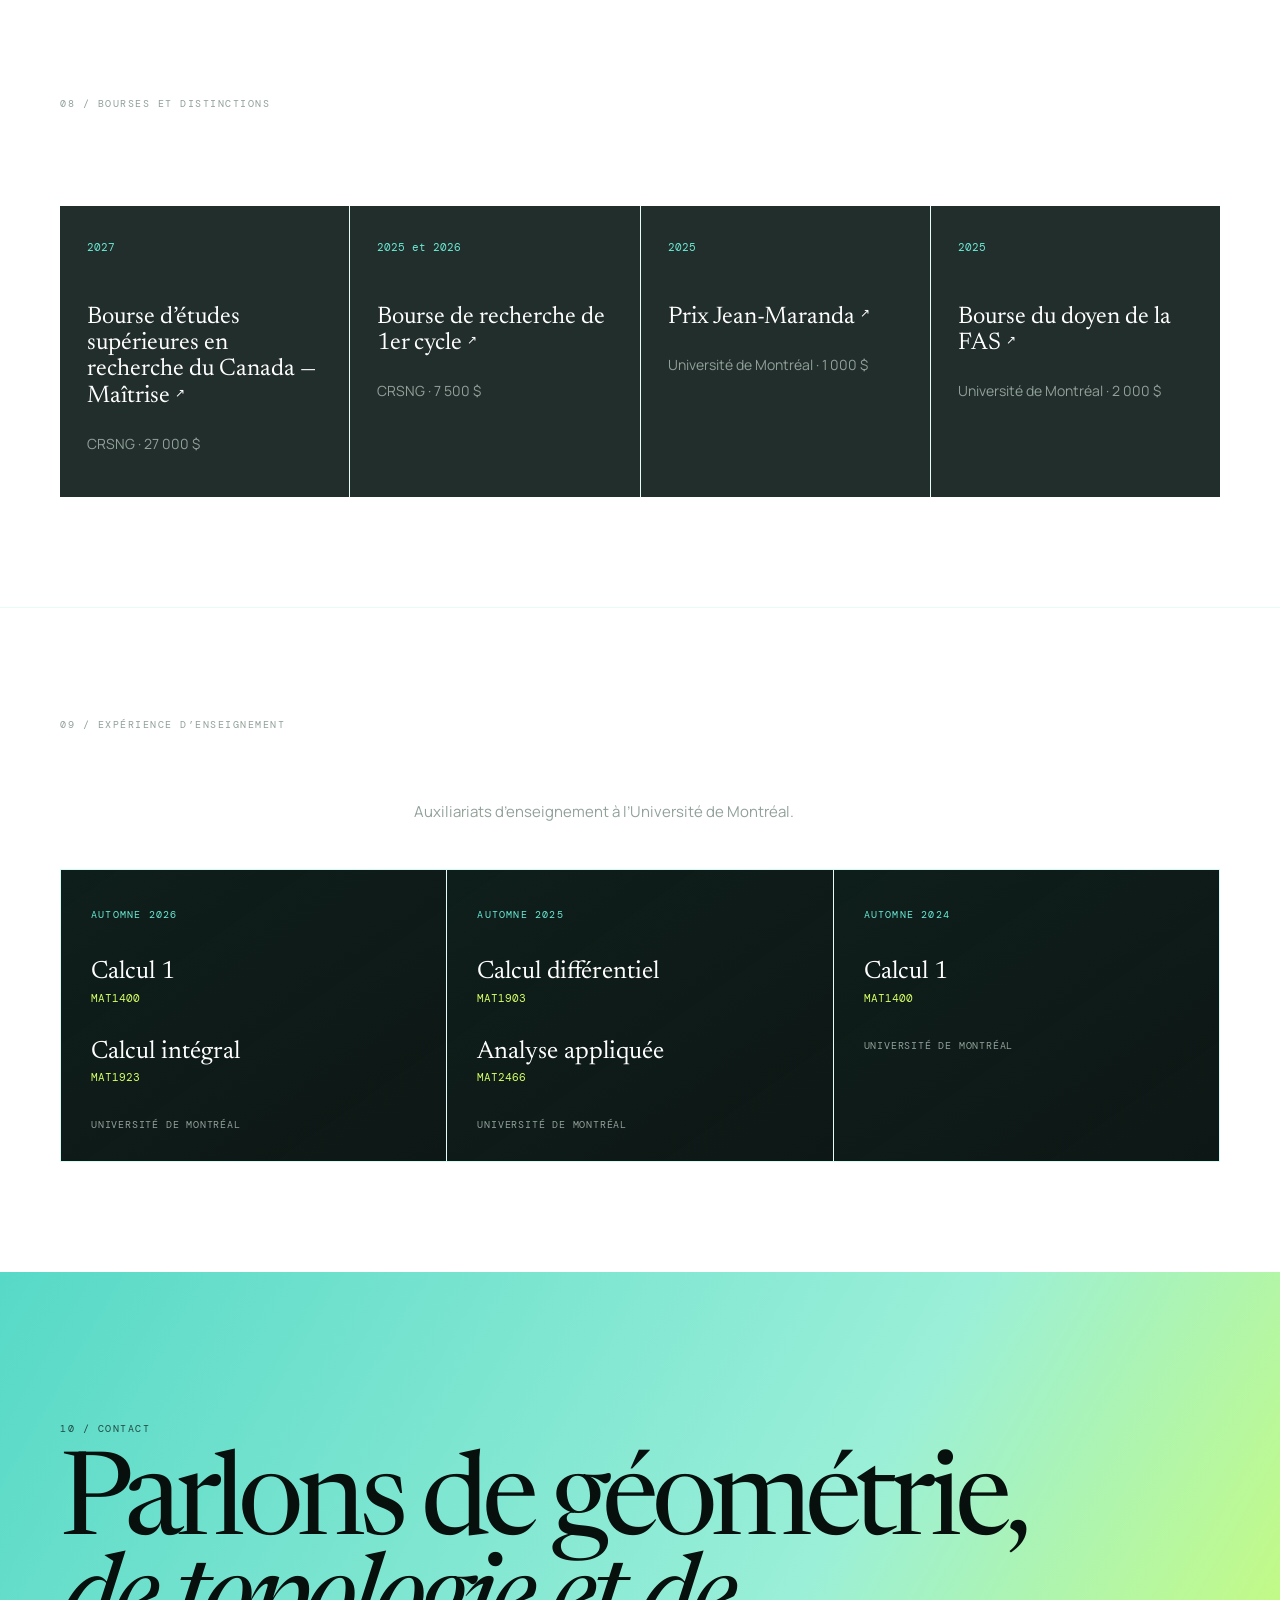
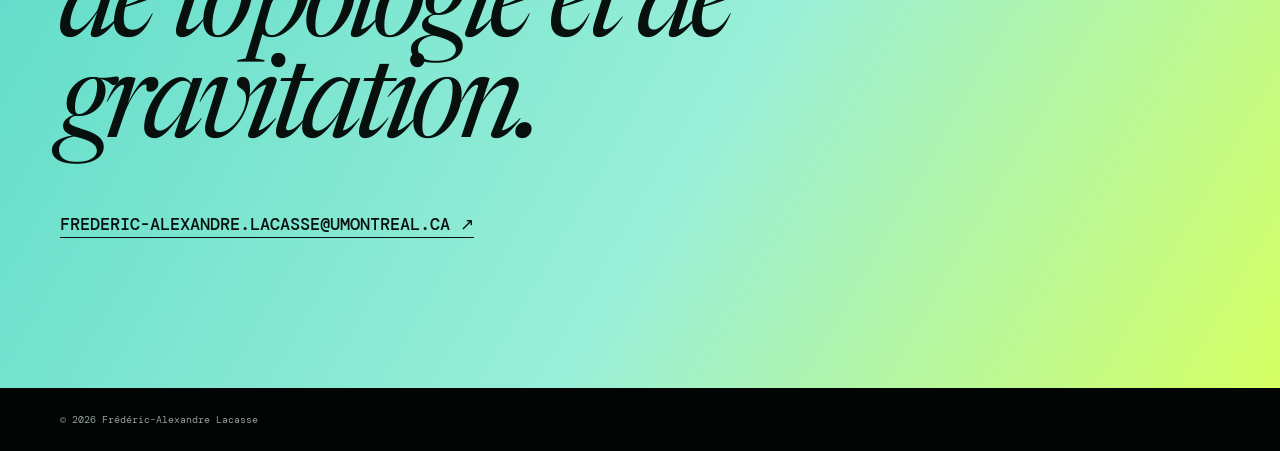
<file: fr/index.html>
<!doctype html>
<html lang="fr">
  <head>
    <meta charset="utf-8" />
    <meta content="width=device-width, initial-scale=1" name="viewport" />
    <meta content="#040908" name="theme-color" />
    <meta
      content="Frédéric-Alexandre Lacasse — physique mathématique, géométrie différentielle, topologie et gravitation."
      name="description"
    />
    <title>Frédéric-Alexandre Lacasse | Site académique</title>
    <meta content="website" property="og:type" />
    <meta content="Frédéric-Alexandre Lacasse" property="og:title" />
    <meta
      content="Physique mathématique, géométrie différentielle, topologie et gravitation."
      property="og:description"
    />
    <meta content="https://fredalex03.github.io/fr/" property="og:url" />
    <meta content="fr_CA" property="og:locale" />
    <link href="https://fredalex03.github.io/fr/" rel="canonical" />
    <link href="https://fredalex03.github.io/" hreflang="en" rel="alternate" />
    <link href="https://fredalex03.github.io/fr/" hreflang="fr" rel="alternate" />
    <link
      href="https://fredalex03.github.io/"
      hreflang="x-default"
      rel="alternate"
    />
    <meta
      content="https://fredalex03.github.io/assets/portrait-800.jpg"
      property="og:image"
    />
    <link
      href="data:image/svg+xml,%3Csvg xmlns='http://www.w3.org/2000/svg' viewBox='0 0 64 64'%3E%3Crect width='64' height='64' rx='10' fill='%23d5ff62'/%3E%3Ctext x='32' y='43' font-family='monospace' font-size='28' font-weight='700' text-anchor='middle' fill='%2307100d'%3EFA%3C/text%3E%3C/svg%3E"
      rel="icon"
    />
    <link href="https://fonts.googleapis.com" rel="preconnect" />
    <link crossorigin="" href="https://fonts.gstatic.com" rel="preconnect" />
    <link
      href="https://fonts.googleapis.com/css2?family=DM+Mono:wght@300;400;500&amp;family=Manrope:wght@400;500&amp;family=Newsreader:ital,opsz,wght@0,6..72,400;1,6..72,400&amp;display=swap"
      rel="stylesheet"
    />
    <link href="../assets/main.css" rel="stylesheet" />
    <script defer="" src="../assets/main.js"></script>
  </head>
  <body>
    <canvas aria-hidden="true" id="starfield"> </canvas>
    <div id="progress"></div>
    <header>
      <nav class="wrap">
        <a class="brand" href="#home">
          <b> F·A </b>
          LACASSE
        </a>
        <div id="nav">
          <a href="#about">À propos</a>
          <a href="#articles"> Articles </a>
          <a href="#education">Parcours</a>
          <a href="#work">Stages</a>
          <a href="#thesis">Mémoire</a>
          <a href="#talks">Conférences</a>
          <a href="#awards">Bourses</a>
          <a href="#teaching">Enseignement</a>
        </div>
        <a aria-label="English version" href="../" hreflang="en" id="lang" lang="en">EN</a>
        <button
          aria-controls="nav"
          aria-expanded="false"
          aria-label="Menu"
          id="menu"
        >
          <span></span>
          <span></span>
          <span></span>
        </button>
      </nav>
    </header>
    <main>
      <section class="hero" id="home">
        <img
          alt="Trou noir abstrait et espace-temps courbe"
          src="../assets/black-hole.webp"
        />
        <div class="shade"></div>
        <div class="wrap heroText reveal">
          <p class="micro">PHYSIQUE MATHÉMATIQUE · GÉOMÉTRIE · TOPOLOGIE</p>
          <h1>
            Frédéric-Alexandre
            <br />
            <i> Lacasse </i>
          </h1>
          <p>J’étudie les structures géométriques des théories classiques des champs et de la gravitation, avec des intérêts en géométrie différentielle et en topologie.</p>
          <div aria-label="Profils universitaires" class="academic-links">
            <a
              aria-label="Profil ORCID"
              href="https://orcid.org/0009-0009-7678-188X"
              rel="noopener noreferrer"
              target="_blank"
            >
              <span class="academic-icon orcid-icon"> iD </span>
            </a>
            <a
              aria-label="Profil Google Scholar"
              href="https://scholar.google.com/citations?user=uHjkoDMAAAAJ&amp;hl=fr"
              rel="noopener noreferrer"
              target="_blank"
            >
              <span class="academic-icon scholar-icon"> G </span>
            </a>
          </div>
          <figure aria-label="Portrait" class="hero-portrait">
            <img
              alt="Portrait"
              decoding="async"
              loading="eager"
              height="777"
              src="../assets/portrait-800.jpg"
              width="800"
            />
          </figure>
        </div>
      </section>
      <section class="wrap section two" id="about">
        <p class="micro">01 / À PROPOS</p>
        <div class="reveal">
          <h2>La géométrie comme langage de la physique fondamentale.</h2>
          <p class="lead">Je suis étudiant en mathématiques à l’Université de Montréal et je travaille à l’interface de la géométrie et de la physique.</p>
          <div class="chips">
            <span>Géométrie différentielle</span>
            <span>Topologie</span>
            <span>Relativité mathématique</span>
            <span>Théorie classique des champs</span>
            <span>Espace des phases covariant</span>
            <span>Géométrie carrollienne</span>
          </div>
        </div>
      </section>
      <section class="dark">
        <div class="wrap two">
          <div class="reveal">
            <p class="micro">02 / GÉOMÉTRIE CAUSALE</p>
            <h2>De l’espace galiléen au temps carrollien.</h2>
            <p class="muted">Le cône causal rempli évolue continûment entre les limites de contraction de Carroll et de Galilée.</p>
            <div class="control">
              <span>CARROLL</span>
              <input id="slider" max="100" min="0" type="range" value="0" />
              <span>GALILÉE</span>
            </div>
            <button id="play">Mettre l’évolution en pause</button>
          </div>
          <div class="canvasbox reveal">
            <canvas id="cone"> </canvas>
          </div>
        </div>
      </section>
      <section class="wrap section" id="articles">
        <div class="heading reveal">
          <p class="micro">03 / ARTICLES</p>
          <h2>Articles et prépublications</h2>
        </div>
        <div class="empty reveal">
          <b> ∅ </b>
          <div>
            <h3>Aucun article public pour l’instant.</h3>
            <p class="muted">Les articles et prépublications seront ajoutés ici dès qu’ils seront disponibles.</p>
          </div>
        </div>
      </section>
      <div aria-hidden="true" class="added-section-divider"></div>
      <section class="wrap section" id="education">
        <div class="heading reveal">
          <p class="micro">04 / PARCOURS UNIVERSITAIRE</p>
          <h2>Parcours universitaire</h2>
        </div>
        <div class="list reveal">
          <article>
            <time>JANV. 2027–</time>
            <div>
              <h3>Doctorat en mathématiques pures</h3>
              <p>Université de Montréal · Directeur : Juan Margalef Bentabol · Codirecteur : Eduardo J. S. Villaseñor</p>
              <p>Début en janvier 2027</p>
            </div>
          </article>
          <article>
            <time>JANV. 2024 – DÉC. 2026</time>
            <div>
              <h3>Baccalauréat en mathématiques pures et appliquées</h3>
              <p>Université de Montréal · Moyenne cumulative : 4,3/4,3</p>
              <p>En cours · Fin prévue : décembre 2026</p>
            </div>
          </article>
        </div>
      </section>
      <section class="dark section" id="work">
        <div class="wrap">
          <div class="heading reveal">
            <p class="micro">05 / STAGES DE RECHERCHE</p>
            <h2>Stages de recherche</h2>
          </div>
          <div class="list reveal">
            <article>
              <time> 2026 </time>
              <div>
                <h3>Espace des phases covariant de la gravitation transverse de Weyl avec frontières</h3>
                <p>Université de Montréal · Juan Margalef Bentabol</p>
              </div>
            </article>
            <article>
              <time> 2025 </time>
              <div>
                <h3>Conjecture des isométries de Banach dans le plan pour la métrique de Hilbert</h3>
                <p>Université de Montréal · Dmitry Faifman</p>
              </div>
            </article>
            <article>
              <time> 2024 </time>
              <div>
                <h3>Introduction à la topologie différentielle à travers le théorème de Poincaré–Hopf</h3>
                <p>Université de Montréal · Octavian Cornea</p>
              </div>
            </article>
          </div>
        </div>
      </section>
      <section class="wrap section" id="thesis">
        <div class="heading reveal">
          <p class="micro">06 / MÉMOIRE</p>
          <h2>Mémoire</h2>
        </div>
        <div class="thesis-grid reveal">
          <article class="thesis-card">
            <div class="thesis-card-meta">
              <span class="thesis-year"> 2026 </span>
              <span class="thesis-kind">MÉMOIRE DE BACCALAURÉAT</span>
              <span class="thesis-language-badge">TRAVAIL EN FRANÇAIS</span>
            </div>
            <small class="thesis-school">B.SC. EN MATHÉMATIQUES · UNIVERSITÉ DE MONTRÉAL</small>
            <h3>Espace des phases covariant de la gravitation transverse de Weyl avec frontières</h3>
            <p class="thesis-summary">Mémoire de fin d’études sous la direction de Juan Margalef Bentabol · Août 2026</p>
            <div class="thesis-resources">
              <a aria-label="Ouvrir le mémoire écrit (PDF)" class="thesis-resource thesis-written-link" href="../assets/memoire-bac.pdf" rel="noopener noreferrer" target="_blank">MÉMOIRE ÉCRIT ↗</a>
              <a aria-label="Ouvrir les diapositives de soutenance (PDF)" class="thesis-resource thesis-oral-link" href="../assets/OralMAT4000.pdf" rel="noopener noreferrer" target="_blank">DIAPOSITIVES DE SOUTENANCE ↗</a>
            </div>
          </article>
        </div>
      </section>
      <div aria-hidden="true" class="added-section-divider"></div>
      <section class="wrap section talks-section" id="talks">
        <div class="heading reveal">
          <p class="micro">07 / CONFÉRENCES</p>
          <h2>Conférences et vulgarisation</h2>
        </div>
        <div class="talk-list reveal">
          <article>
            <time>12 AOÛT 2026</time>
            <div>
              <small>CLUB MATHÉMATIQUE · UNIVERSITÉ DE MONTRÉAL</small>
              <span class="talk-language talk-language-fr">FRANÇAIS</span>
              <h3>Fibrés, courbure et théorie classique des champs : un point de vue covariant</h3>
              <a aria-label="Ouvrir la présentation (PDF)" class="talk-pdf-link" href="../assets/Clubmath_2026.pdf" rel="noopener noreferrer" target="_blank">OUVRIR LE PDF ↗</a>
            </div>
          </article>
          <article>
            <time>15 JUIL. 2026</time>
            <div>
              <small>SEMAINE EXPÉRIUM · VULGARISATION</small>
              <span class="talk-language talk-language-fr">FRANÇAIS</span>
              <h3>Géométrie non euclidienne, courbure, gravitation et cosmologie</h3>
              <a aria-label="Ouvrir la présentation (PDF)" class="talk-pdf-link" href="../assets/experium2026.pdf" rel="noopener noreferrer" target="_blank">OUVRIR LE PDF ↗</a>
            </div>
          </article>
          <article>
            <time>27 JUIN 2026</time>
            <div>
              <small>CONGRÈS CANADIEN DES ÉTUDIANTS EN MATHÉMATIQUES · UNIVERSITÉ McMASTER</small>
              <span class="talk-language talk-language-en">ANGLAIS</span>
              <h3>Calcul des variations : motivations vers la théorie classique des champs</h3>
              <a aria-label="Ouvrir la présentation (PDF)" class="talk-pdf-link" href="../assets/Diapos_CUMC2026.pdf" rel="noopener noreferrer" target="_blank">OUVRIR LE PDF ↗</a>
            </div>
          </article>
          <article>
            <time>10 JANV. 2026</time>
            <div>
              <small>SUMM 2026 · MONTRÉAL</small>
              <span class="talk-language talk-language-fr">FRANÇAIS</span>
              <h3>Quand les mathématiques précèdent la physique : de Riemann aux trous noirs</h3>
              <a aria-label="Ouvrir la présentation (PDF)" class="talk-pdf-link" href="../assets/summ2026.pdf" rel="noopener noreferrer" target="_blank">OUVRIR LE PDF ↗</a>
            </div>
          </article>
          <article>
            <time>6 AOÛT 2025</time>
            <div>
              <small>CLUB MATHÉMATIQUE · UNIVERSITÉ DE MONTRÉAL</small>
              <span class="talk-language talk-language-fr">FRANÇAIS</span>
              <h3>Géométrie projective et géométrie convexe</h3>
              <a aria-label="Ouvrir la présentation (PDF)" class="talk-pdf-link" href="../assets/presentation-stage-e25.pdf" rel="noopener noreferrer" target="_blank">OUVRIR LE PDF ↗</a>
            </div>
          </article>
          <article>
            <time>24 JUIN 2025</time>
            <div>
              <small>CONGRÈS CANADIEN DES ÉTUDIANTS EN MATHÉMATIQUES · UNIVERSITÉ DE WATERLOO</small>
              <span class="talk-language talk-language-en">ANGLAIS</span>
              <h3>Sauver les polynômes : une perspective de topologie différentielle</h3>
              <a aria-label="Ouvrir la présentation (PDF)" class="talk-pdf-link" href="../assets/beamer-cumc.pdf" rel="noopener noreferrer" target="_blank">OUVRIR LE PDF ↗</a>
            </div>
          </article>
          <article>
            <time>11 JANV. 2025</time>
            <div>
              <small>SUMM 2025 · MONTRÉAL</small>
              <span class="talk-language talk-language-fr">FRANÇAIS</span>
              <h3>De la topologie aux polynômes</h3>
              <a aria-label="Ouvrir la présentation (PDF)" class="talk-pdf-link" href="../assets/Présentation___SUMM.pdf" rel="noopener noreferrer" target="_blank">OUVRIR LE PDF ↗</a>
            </div>
          </article>
          <article>
            <time>22 AOÛT 2024</time>
            <div>
              <small>CLUB MATHÉMATIQUE · UNIVERSITÉ DE MONTRÉAL</small>
              <span class="talk-language talk-language-fr">FRANÇAIS</span>
              <h3>Introduction à la topologie différentielle à travers le théorème du point fixe de Brouwer</h3>
              <a aria-label="Ouvrir la présentation (PDF)" class="talk-pdf-link" href="../assets/Intro_top_diff_Frédéric-A.Lacasse.pdf" rel="noopener noreferrer" target="_blank">OUVRIR LE PDF ↗</a>
            </div>
          </article>
        </div>
      </section>
      <div aria-hidden="true" class="added-section-divider"></div>
      <section class="wrap section" id="awards">
        <div class="heading reveal">
          <p class="micro">08 / BOURSES ET DISTINCTIONS</p>
          <h2>Distinctions sélectionnées</h2>
        </div>
        <div class="awards reveal">
          <article>
            <a
              class="award-link"
              href="https://nserc-crsng.canada.ca/fr/possibilite-de-financement/bourses-detudes-superieures-en-recherche-du-canada-au-niveau-de-la"
              rel="noopener noreferrer"
              target="_blank"
            >
              <time> 2027 </time>
              <h3>Bourse d’études supérieures en recherche du Canada — Maîtrise</h3>
              <p>
                <span>CRSNG</span>
                · 27&nbsp;000&nbsp;$
              </p>
            </a>
          </article>
          <article>
            <a
              class="award-link"
              href="https://nserc-crsng.canada.ca/fr/possibilite-de-financement/bourses-de-recherche-de-1er-cycle"
              rel="noopener noreferrer"
              target="_blank"
            >
              <time> 2025 et 2026 </time>
              <h3>Bourse de recherche de 1er cycle</h3>
              <p>
                <span>CRSNG</span>
                · 7&nbsp;500&nbsp;$
              </p>
            </a>
          </article>
          <article>
            <a
              class="award-link"
              href="https://dms.umontreal.ca/fr/ressources-et-services/soutien-financier"
              rel="noopener noreferrer"
              target="_blank"
            >
              <time> 2025 </time>
              <h3>Prix Jean-Maranda</h3>
              <p>Université de Montréal · 1&nbsp;000&nbsp;$</p>
            </a>
          </article>
          <article>
            <a
              class="award-link"
              href="https://fas.umontreal.ca/etudes/ceremonie-annuelle-de-remise-de-bourses/titulaires-de-bourses-2025/"
              rel="noopener noreferrer"
              target="_blank"
            >
              <time> 2025 </time>
              <h3>Bourse du doyen de la FAS</h3>
              <p>Université de Montréal · 2&nbsp;000&nbsp;$</p>
            </a>
          </article>
        </div>
      </section>
      <div aria-hidden="true" class="added-section-divider"></div>
      <section class="wrap section" id="teaching">
        <div class="heading reveal">
          <p class="micro">09 / EXPÉRIENCE D’ENSEIGNEMENT</p>
          <div>
            <h2>Expérience d’enseignement</h2>
            <p class="teaching-intro">Auxiliariats d’enseignement à l’Université de Montréal.</p>
          </div>
        </div>
        <div class="teaching-grid reveal">
          <article class="teaching-card">
            <span class="teaching-term">AUTOMNE 2026</span>
            <h3>Calcul 1</h3>
            <p>MAT1400</p>
            <h3>Calcul intégral</h3>
            <p>MAT1923</p>
            <small> Université de Montréal </small>
          </article>
          <article class="teaching-card">
            <span class="teaching-term">AUTOMNE 2025</span>
            <h3>Calcul différentiel</h3>
            <p>MAT1903</p>
            <h3>Analyse appliquée</h3>
            <p>MAT2466</p>
            <small> Université de Montréal </small>
          </article>
          <article class="teaching-card">
            <span class="teaching-term">AUTOMNE 2024</span>
            <h3>Calcul 1</h3>
            <p>MAT1400</p>
            <small> Université de Montréal </small>
          </article>
        </div>
      </section>
      <section class="contact" id="contact">
        <div class="wrap">
          <p class="micro">10 / CONTACT</p>
          <h2>Parlons de géométrie,<br><i>de topologie et de gravitation.</i></h2>
          <a
            class="email"
            href="mailto:frederic-alexandre.lacasse@umontreal.ca"
          >
            FREDERIC-ALEXANDRE.LACASSE@UMONTREAL.CA ↗
          </a>
        </div>
      </section>
    </main>
    <footer>
      <div class="wrap">
        ©
        <span id="year"> </span>
        Frédéric-Alexandre Lacasse
      </div>
    </footer>
  </body>
</html>
</file>
<file: assets/main.css>
/* =========================================================
   FREDERIC-ALEXANDRE LACASSE - ACADEMIC WEBSITE
   Complete stylesheet
   ========================================================= */

/* 1. Design tokens */
:root {
  --background: #040908;
  --surface: #07120f;
  --surface-deep: #020807;
  --text: #ffffff;
  --muted: #91a19a;
  --line: rgba(105, 234, 214, 0.16);
  --cyan: #69ead6;
  --acid: #d5ff62;
  --ink: #07100d;
  --serif: "Newsreader", Georgia, serif;
  --sans: "Manrope", Arial, sans-serif;
  --mono: "DM Mono", monospace;
  --content-width: 1160px;
}

/* 2. Reset and page */
* {
  box-sizing: border-box;
}

html {
  scroll-behavior: smooth;
}

body {
  margin: 0;
  overflow-x: hidden;
  background:
    radial-gradient(circle at 80% 20%, rgba(20, 70, 58, 0.24), transparent 28%),
    radial-gradient(circle at 8% 68%, rgba(10, 48, 42, 0.22), transparent 26%),
    var(--background);
  color: var(--text);
  font-family: var(--sans);
  line-height: 1.6;
}

.wrap {
  width: min(var(--content-width), calc(100% - 42px));
  margin: 0 auto;
}

a,
a:link,
a:visited,
a:hover,
a:active {
  color: inherit;
}

/* 3. Progress bar */
#progress {
  position: fixed;
  top: 0;
  left: 0;
  z-index: 1000;
  width: 0;
  height: 2px;
  background: linear-gradient(90deg, var(--cyan), var(--acid));
  box-shadow: 0 0 14px var(--cyan);
}

/* 4. Header and navigation */
header {
  position: fixed;
  top: 0;
  left: 0;
  z-index: 100;
  width: 100%;
  background: rgba(4, 9, 8, 0.84);
  border-bottom: 1px solid var(--line);
  -webkit-backdrop-filter: blur(16px);
  backdrop-filter: blur(16px);
}

nav.wrap {
  display: flex;
  align-items: center;
  justify-content: space-between;
  height: 68px;
}

.brand,
.brand:link,
.brand:visited,
.brand:hover,
.brand:active {
  color: #ffffff;
  -webkit-text-fill-color: #ffffff;
  font: 400 11px var(--mono);
  letter-spacing: 0.14em;
  text-decoration: none;
}

.brand b {
  display: inline-block;
  margin-right: 9px;
  padding: 5px 7px;
  background: var(--acid);
  color: var(--ink);
  -webkit-text-fill-color: var(--ink);
}

#nav {
  display: flex;
  align-items: center;
  gap: 20px;
}

#nav a,
#nav a:link,
#nav a:visited,
#nav a:hover,
#nav a:active {
  color: #ffffff;
  -webkit-text-fill-color: #ffffff;
  font: 400 10px var(--mono);
  letter-spacing: 0.07em;
  text-decoration: none;
  text-transform: uppercase;
  transition: opacity 180ms ease;
}

#nav a:hover {
  opacity: 0.68;
}

#lang {
  width: 38px;
  height: 38px;
  border: 1px solid rgba(255, 255, 255, 0.28);
  border-radius: 50%;
  background: transparent;
  color: #ffffff;
  font: 400 10px var(--mono);
  cursor: pointer;
}

/* 5. Shared typography */
.micro {
  margin: 0 0 18px;
  color: var(--muted);
  font: 400 10px var(--mono);
  letter-spacing: 0.15em;
  text-transform: uppercase;
}

h1,
h2,
h3 {
  color: #ffffff;
  -webkit-text-fill-color: #ffffff;
  font-family: var(--serif);
  font-weight: 400;
}

h1 i,
h2 i,
h3 i {
  color: #ffffff;
  -webkit-text-fill-color: #ffffff;
  font-weight: 400;
}

h1 {
  margin: 25px 0;
  font-size: clamp(64px, 8vw, 115px);
  line-height: 0.84;
  letter-spacing: -0.06em;
}

h2 {
  margin: 0;
  font-size: clamp(43px, 5vw, 70px);
  line-height: 1;
  letter-spacing: -0.045em;
}

h3 {
  font-size: 25px;
  line-height: 1.1;
}

.muted,
.lead {
  color: var(--muted);
}

.lead {
  max-width: 850px;
  font-size: 19px;
}

/* 6. Hero */
.hero {
  position: relative;
  display: flex;
  align-items: center;
  min-height: 100vh;
  overflow: hidden;
}

.hero > img {
  position: absolute;
  inset: 0;
  width: 100%;
  height: 100%;
  object-fit: cover;
  opacity: 0.72;
  animation: hero-zoom 16s ease-in-out infinite alternate;
}

.shade {
  position: absolute;
  inset: 0;
  background:
    linear-gradient(
      90deg,
      rgba(2, 7, 6, 0.97),
      rgba(2, 7, 6, 0.68) 50%,
      transparent
    ),
    linear-gradient(0deg, rgba(2, 7, 6, 0.54), transparent 45%);
}

.heroText {
  position: relative;
  z-index: 2;
  padding-top: 68px;
}

.heroText h1,
.heroText h1 i {
  color: #ffffff;
  -webkit-text-fill-color: #ffffff;
}

.heroText > p:last-child {
  max-width: 650px;
  color: #bdc9c3;
  font-size: 18px;
}

@keyframes hero-zoom {
  to {
    transform: scale(1.05);
  }
}

/* 7. Shared section layouts */
.section,
.dark {
  padding: 110px 0;
}

.dark {
  background: rgba(2, 8, 7, 0.88);
  border-top: 1px solid var(--line);
  border-bottom: 1px solid var(--line);
}

.two,
.heading {
  display: grid;
  grid-template-columns: 1fr 2.7fr;
  gap: 55px;
}

.heading {
  margin-bottom: 45px;
}

.two h2,
.heading h2,
.talks-section h2,
#articles h2,
#awards h2 {
  color: #ffffff;
  -webkit-text-fill-color: #ffffff;
}

/* 8. Causal geometry animation */
.control {
  display: grid;
  grid-template-columns: auto 1fr auto;
  align-items: center;
  gap: 12px;
  margin: 30px 0 15px;
  color: #ffffff;
  font: 400 9px var(--mono);
  letter-spacing: 0.08em;
}

.control input {
  width: 100%;
  accent-color: var(--cyan);
  cursor: ew-resize;
}

#play {
  padding: 10px 14px;
  border: 1px solid var(--line);
  background: transparent;
  color: #ffffff;
  font: 400 10px var(--mono);
  cursor: pointer;
}

.canvasbox {
  position: relative;
  height: 430px;
  overflow: hidden;
  border: 1px solid var(--line);
  background:
    radial-gradient(
      circle at center,
      rgba(105, 234, 214, 0.08),
      transparent 60%
    ),
    #050d0b;
  box-shadow: 0 30px 85px rgba(0, 0, 0, 0.34);
}

canvas {
  display: block;
  width: 100%;
  height: 100%;
}

/* 9. Interests */
.chips {
  display: flex;
  flex-wrap: wrap;
  gap: 8px;
  margin-top: 28px;
}

.chips span {
  padding: 7px 12px;
  border: 1px solid var(--line);
  border-radius: 20px;
  color: #ffffff;
  font: 400 10px var(--mono);
  transition:
    transform 180ms ease,
    border-color 180ms ease;
}


/* 10. Research experience */
.list {
  display: block;
}

.list article {
  display: grid;
  grid-template-columns: 110px 1fr;
  gap: 24px;
  padding: 25px 0;
  border-bottom: 1px solid var(--line);
}

.list time {
  color: var(--cyan);
  font: 400 11px var(--mono);
}

.list h3 {
  margin: 0;
  color: #ffffff;
  -webkit-text-fill-color: #ffffff;
}

.list p {
  margin: 6px 0 0;
  color: var(--muted);
  font-size: 12px;
}

/* 11. Talks - standalone section */
.talk-list {
  margin-top: 40px;
}

.talk-list article {
  display: grid;
  grid-template-columns: 150px 1fr;
  gap: 28px;
  padding: 27px 0;
  border-top: 1px solid var(--line);
}

.talk-list article:last-child {
  border-bottom: 1px solid var(--line);
}

.talk-list time {
  color: var(--cyan);
  font: 400 11px var(--mono);
}

.talk-list small {
  color: var(--muted);
  font: 400 9px var(--mono);
  letter-spacing: 0.1em;
}

.talk-list h3 {
  margin: 4px 0;
  color: #ffffff;
  -webkit-text-fill-color: #ffffff;
}

/* 12. Articles */
.empty {
  display: grid;
  grid-template-columns: 100px 1fr;
  gap: 30px;
  align-items: center;
  min-height: 200px;
  padding: 35px;
  border: 1px solid var(--line);
  background: linear-gradient(145deg, #0a1714, #06100e);
}

.empty > b {
  color: var(--cyan);
  font: 300 60px var(--mono);
}

.empty h3 {
  margin: 0;
  color: #ffffff;
}

/* 13. Research profiles */
.awards {
  display: grid;
  grid-template-columns: repeat(4, 1fr);
  gap: 1px;
  margin-top: 40px;
  background: var(--line);
}

.awards article {
  min-height: 220px;
  padding: 27px;
  background: var(--surface);
  transition:
    transform 200ms ease,
    background 200ms ease;
}

.awards article:hover {
  transform: translateY(-4px);
  background: #0a1a16;
}

.awards h3 {
  margin-top: 45px;
  color: #ffffff;
  -webkit-text-fill-color: #ffffff;
  font-size: 24px;
}

.awards p {
  color: var(--muted);
  font-size: 12px;
}

/* 14. Awards */
.awards time {
  color: var(--cyan);
  font: 400 11px var(--mono);
}

/* 15. Contact - section 08 */
.contact {
  display: flex;
  align-items: center;
  min-height: 600px;
  padding: 150px 0;
  overflow: hidden;
  background: linear-gradient(120deg, #57d9c7, #9aefd8 58%, #d5ff62);
  color: var(--ink);
}

.contact .micro {
  color: rgba(7, 16, 13, 0.72);
}

.contact h2,
.contact h2 i {
  max-width: 1100px;
  margin: 22px 0 44px;
  color: var(--ink);
  -webkit-text-fill-color: var(--ink);
  font-family: var(--serif);
  font-size: clamp(68px, 9vw, 126px);
  font-weight: 400;
  line-height: 0.88;
  letter-spacing: -0.06em;
}

.email,
.email:link,
.email:visited,
.email:hover,
.email:active {
  display: inline-block;
  margin-top: 8px;
  color: var(--ink);
  -webkit-text-fill-color: var(--ink);
  font: 500 17px var(--mono);
  text-underline-offset: 7px;
}

/* 16. Footer */
footer {
  padding: 25px 0;
  background: #020504;
  color: var(--muted);
  font: 400 10px var(--mono);
}

/* 17. Reveal animation */
.reveal {
  opacity: 0;
  transform: translateY(18px);
  transition:
    opacity 700ms ease,
    transform 700ms ease;
}

.reveal.on {
  opacity: 1;
  transform: none;
}

/* 18. Tablet */
@media (max-width: 850px) {
  #nav {
    display: none;
  }

  .two,
  .heading {
    grid-template-columns: 1fr;
    gap: 22px;
  }

  .awards {
    grid-template-columns: 1fr 1fr;
  }

  .canvasbox {
    height: 370px;
  }
}

/* 19. Mobile */
@media (max-width: 520px) {
  .wrap {
    width: calc(100% - 28px);
  }

  h1 {
    font-size: 51px;
  }

  h2 {
    font-size: 45px;
  }

  .section,
  .dark {
    padding: 85px 0;
  }

  .canvasbox {
    height: 315px;
  }

  .list article,
  .talk-list article,
  .empty {
    grid-template-columns: 1fr;
    gap: 8px;
  }

  .awards {
    grid-template-columns: 1fr;
  }

  .contact {
    min-height: 480px;
    padding: 105px 0;
  }

  .contact h2,
  .contact h2 i {
    font-size: 56px;
    line-height: 0.93;
  }
}

/* 20. Accessibility */
@media (prefers-reduced-motion: reduce) {
  html {
    scroll-behavior: auto;
  }

  .hero > img {
    animation: none;
  }

  .reveal {
    opacity: 1;
    transform: none;
    transition: none;
  }
}

/* Simple academic profile badges */
.academic-links {
  display: flex;
  align-items: center;
  gap: 12px;
  margin-top: 30px;
}
.academic-links a,
.academic-links a:link,
.academic-links a:visited,
.academic-links a:hover,
.academic-links a:active {
  display: grid;
  place-items: center;
  width: 44px;
  height: 44px;
  border: 1px solid rgba(255, 255, 255, 0.34);
  border-radius: 50%;
  background: rgba(4, 9, 8, 0.28);
  color: #fff;
  -webkit-text-fill-color: #fff;
  text-decoration: none;
}
.academic-links a:hover {
  transform: translateY(-3px);
  border-color: var(--cyan);
  background: rgba(105, 234, 214, 0.08);
}
.academic-icon {
  color: #fff;
  -webkit-text-fill-color: #fff;
  line-height: 1;
}
.text-icon {
  font: 500 8px var(--mono);
}
.orcid-icon,
.scholar-icon {
  font: 500 14px var(--sans);
}

/* Exact full-width copies of the existing 03/04 separator */
.added-section-divider {
  width: 100%;
  height: 0;
  margin: 0;
  padding: 0;
  border: 0;
  border-top: 1px solid var(--line);
  pointer-events: none;
}

/* More visible star field behind every section */
#starfield {
  position: fixed;
  inset: 0;
  z-index: -5;
  width: 100vw;
  height: 100vh;
  pointer-events: none;
  background: #020706;
}
html,
body {
  background: transparent;
}
body {
  position: relative;
  isolation: isolate;
}
main,
footer {
  position: relative;
  z-index: 0;
}
.section,
#about,
#articles,
#talks,
#awards {
  background: rgba(4, 9, 8, 0.57);
}
.dark {
  background: rgba(2, 8, 7, 0.61);
}
.empty,
.canvasbox,
.awards article {
  background-color: rgba(7, 18, 15, 0.88);
}

/* Final visual cleanup: uniform full-width section backgrounds */
.section,
#about,
#articles,
#talks,
#awards {
  background: transparent !important;
  background-image: none !important;
}

/* Dark sections remain uniform across the entire viewport. */
main > .dark {
  background: rgba(2, 8, 7, 0.61) !important;
  background-image: none !important;
}

/* Added top divider for first research item */
#work .list article:first-child {
  border-top: 1px solid var(--line);
}

/* Remove dark overlay from sections 01 and 04 */
main > section.dark,
main > section.dark::before,
main > section.dark::after,
#work,
#work::before,
#work::after {
  background: transparent !important;
  background-color: transparent !important;
  background-image: none !important;
  backdrop-filter: none !important;
  -webkit-backdrop-filter: none !important;
  box-shadow: none !important;
}

/* Circular portrait using the supplied JPEG */
.heroText {
  padding-right: min(32vw, 430px);
}
.hero-portrait {
  position: absolute;
  right: -54px;
  bottom: -10px;
  width: clamp(215px, 25vw, 350px);
  aspect-ratio: 1;
  margin: 0;
  overflow: hidden;
  border: 2px solid rgba(105, 234, 214, 0.38);
  border-radius: 50%;
  background: #07100e;
  box-shadow:
    0 30px 78px rgba(0, 0, 0, 0.52),
    0 0 0 8px rgba(105, 234, 214, 0.035),
    0 0 45px rgba(105, 234, 214, 0.1);
}
.hero-portrait img {
  width: 100%;
  height: 100%;
  object-fit: cover;
  object-position: 50% 42%;
  animation: none !important;
  transform: none !important;
  filter: none !important;
  image-rendering: auto;
}
@media (max-width: 900px) {
  .heroText {
    padding-right: 0;
    padding-bottom: 260px;
  }
  .hero-portrait {
    right: 50%;
    bottom: -26px;
    width: min(58vw, 285px);
    transform: translateX(50%);
  }
}
@media (max-width: 560px) {
  .heroText {
    padding-bottom: 215px;
  }
  .hero-portrait {
    width: min(60vw, 230px);
    bottom: -18px;
  }
}

/* Clickable awards, thesis, and reference-style arrows */
.award-link,
.award-link:link,
.award-link:visited {
  color: inherit;
  text-decoration: none !important;
  border-bottom: 0 !important;
}
.award-link {
  display: contents;
}
.awards article:has(.award-link) {
  cursor: pointer;
}
.award-link h3::after {
  content: "↗";
  display: inline-block;
  margin-left: 0.45em;
  color: rgba(242, 255, 252, 0.92);
  font-family: var(--mono);
  font-size: 0.48em;
  font-weight: 500;
  line-height: 1;
  vertical-align: 0.45em;
}
.award-link:hover h3::after {
  color: var(--cyan);
}

/* Section separators for thesis and academic path */
#thesis .list article:first-child,
#education .list article:first-child {
  border-top: 1px solid var(--line);
}

/* Divider specifically between sections 06 and 07 */
#thesis + .added-section-divider {
  display: block;
  width: 100%;
  height: 0;
  margin: 0;
  border: 0;
  border-top: 1px solid var(--line);
}

/* Teaching experience */
#teaching {
  background: transparent;
}
.teaching-intro {
  max-width: 620px;
  margin: 18px 0 0;
  color: var(--muted);
  font-size: 15px;
}
.teaching-grid {
  display: grid;
  grid-template-columns: repeat(3, minmax(0, 1fr));
  gap: 1px;
  border: 1px solid var(--line);
  background: var(--line);
}
.teaching-card {
  min-height: 280px;
  padding: 30px;
  background: linear-gradient(
    145deg,
    rgba(10, 26, 22, 0.98),
    rgba(5, 14, 12, 0.96)
  );
  transition:
    transform 180ms ease,
    background 180ms ease;
}
.teaching-term {
  color: var(--cyan);
  font: 400 10px var(--mono);
  letter-spacing: 0.12em;
}
.teaching-card h3 {
  margin: 34px 0 4px;
  font-size: 25px;
}
.teaching-card h3 + p {
  margin: 0;
  color: var(--acid);
  font: 400 11px var(--mono);
}
.teaching-card small {
  display: block;
  margin-top: 34px;
  color: var(--muted);
  font: 400 9px var(--mono);
  letter-spacing: 0.08em;
  text-transform: uppercase;
}
@media (max-width: 850px) {
  .teaching-grid {
    grid-template-columns: 1fr;
  }
  .teaching-card {
    min-height: auto;
  }
}


/* Thesis collection */
.thesis-grid {
  display: grid;
  grid-template-columns: repeat(2, minmax(0, 1fr));
  gap: 18px;
}

.thesis-card {
  position: relative;
  min-height: 320px;
  padding: 32px;
  overflow: hidden;
  border: 1px solid var(--line);
  background: linear-gradient(
    145deg,
    rgba(10, 28, 23, 0.94),
    rgba(3, 11, 9, 0.98)
  );
  transition:
    transform 180ms ease,
    border-color 180ms ease,
    background 180ms ease;
}
.thesis-card::before {
  content: "";
  position: absolute;
  width: 210px;
  height: 210px;
  right: -78px;
  top: -82px;
  border: 1px solid rgba(105, 234, 214, 0.16);
  border-radius: 50%;
  box-shadow: 0 0 60px rgba(105, 234, 214, 0.07);
  pointer-events: none;
}
.thesis-card::after {
  content: "";
  position: absolute;
  left: 0;
  bottom: 0;
  width: 42%;
  height: 2px;
  background: linear-gradient(90deg, var(--cyan), transparent);
}

.thesis-card-meta {
  display: flex;
  align-items: center;
  justify-content: space-between;
  gap: 20px;
  margin-bottom: 44px;
}
.thesis-year,
.thesis-kind {
  font: 400 9px var(--mono);
  letter-spacing: 0.1em;
}
.thesis-year {
  color: var(--cyan);
  font-size: 11px;
}
.thesis-kind {
  color: var(--muted);
}
.thesis-school {
  display: block;
  color: var(--muted);
  font: 400 9px var(--mono);
  letter-spacing: 0.08em;
}
.thesis-card h3 {
  max-width: 780px;
  margin: 12px 0 16px;
  font-size: clamp(28px, 3vw, 42px);
  line-height: 1.02;
  letter-spacing: -0.025em;
}
.thesis-summary {
  max-width: 660px;
  margin: 0;
  color: var(--muted);
  font-size: 12px;
}

@media (max-width: 850px) {
  .thesis-grid {
    grid-template-columns: 1fr;
  }
  .thesis-card {
    min-height: auto;
  }
}

/* Causal diagram: reserve top space without shortening the t-axis drawing region. */
.canvasbox {
  height: 610px;
}
@media (max-width: 850px) {
  .canvasbox {
    height: 530px;
  }
}
@media (max-width: 520px) {
  .canvasbox {
    height: 450px;
  }
}

/* 21. Active navigation */
#nav a {
  position: relative;
  padding-bottom: 7px;
}
#nav a::after {
  content: "";
  position: absolute;
  right: 0;
  bottom: 0;
  left: 0;
  height: 1px;
  background: var(--cyan);
  transform: scaleX(0);
  transform-origin: left;
  transition: transform 180ms ease;
}
#nav a.is-active {
  color: var(--cyan);
  -webkit-text-fill-color: var(--cyan);
  opacity: 1;
}
#nav a.is-active::after {
  transform: scaleX(1);
}

/* 22. Talks: language badges and PDF links */
.talk-language {
  display: inline-flex;
  margin-left: 10px;
  padding: 3px 7px;
  border: 1px solid rgba(105, 234, 214, 0.24);
  border-radius: 999px;
  color: var(--cyan);
  font: 400 8px var(--mono);
  letter-spacing: 0.1em;
  line-height: 1;
  vertical-align: middle;
}
.talk-language-en {
  color: #b9a7ff;
  -webkit-text-fill-color: #b9a7ff;
  border-color: rgba(185, 167, 255, 0.5);
  background: rgba(185, 167, 255, 0.1);
}
.talk-pdf-link,
.talk-pdf-link:link,
.talk-pdf-link:visited {
  display: inline-flex;
  align-items: center;
  margin-top: 14px;
  padding: 8px 12px;
  border: 1px solid rgba(105, 234, 214, 0.28);
  border-radius: 999px;
  color: var(--acid);
  -webkit-text-fill-color: var(--acid);
  font: 400 9px var(--mono);
  letter-spacing: 0.1em;
  text-decoration: none;
  transition:
    transform 180ms ease,
    border-color 180ms ease,
    background 180ms ease;
}
.talk-pdf-link:hover {
  transform: translateY(-2px);
  border-color: var(--cyan);
  background: rgba(105, 234, 214, 0.08);
}
.talk-pdf-link:focus-visible {
  outline: 2px solid var(--acid);
  outline-offset: 4px;
}

/* 23. Thesis language and resources */
.thesis-language-badge {
  display: inline-flex;
  align-items: center;
  width: fit-content;
  padding: 4px 8px;
  border: 1px solid rgba(105, 234, 214, 0.3);
  border-radius: 999px;
  color: var(--cyan);
  font: 500 8px var(--mono);
  letter-spacing: 0.1em;
  line-height: 1;
}
.thesis-resources {
  display: grid;
  grid-template-columns: repeat(2, minmax(0, 1fr));
  gap: 12px;
  width: 100%;
  margin-top: 24px;
}
.thesis-resource,
.thesis-resource:link,
.thesis-resource:visited {
  display: flex;
  align-items: center;
  justify-content: space-between;
  min-height: 52px;
  padding: 14px 16px;
  border: 1px solid rgba(105, 234, 214, 0.28);
  border-radius: 14px;
  color: var(--acid);
  -webkit-text-fill-color: var(--acid);
  font: 500 9px var(--mono);
  letter-spacing: 0.1em;
  text-decoration: none;
  transition:
    transform 180ms ease,
    border-color 180ms ease,
    background 180ms ease;
}
.thesis-resource:hover {
  transform: translateY(-2px);
  border-color: var(--cyan);
  background: rgba(105, 234, 214, 0.08);
}
.thesis-resource:focus-visible {
  outline: 2px solid var(--acid);
  outline-offset: 4px;
}
@media (max-width: 620px) {
  .thesis-resources {
    grid-template-columns: 1fr;
  }
}

/* 24. Mobile menu */
#menu {
  display: none;
  width: 38px;
  height: 38px;
  margin-left: 10px;
  padding: 0;
  border: 1px solid rgba(255, 255, 255, 0.28);
  border-radius: 50%;
  background: transparent;
  cursor: pointer;
}
#menu span {
  display: block;
  width: 14px;
  height: 1px;
  margin: 4px auto;
  background: #ffffff;
}
@media (max-width: 850px) {
  #menu {
    display: block;
  }
  #lang {
    margin-left: auto;
  }
  #nav {
    position: absolute;
    top: 68px;
    right: 0;
    left: 0;
    flex-direction: column;
    align-items: stretch;
    gap: 0;
    max-height: calc(100vh - 68px);
    padding: 6px 21px 16px;
    overflow-y: auto;
    border-bottom: 1px solid var(--line);
    background: #040908;
  }
  #nav.open {
    display: flex;
  }
  #nav.open a:any-link {
    padding: 14px 0;
    border-bottom: 1px solid var(--line);
    font-size: 12px;
  }
  #nav.open a::after {
    display: none;
  }
}

/* 25. Legibility: minimum sizes for small text */
.list p,
.awards p,
.thesis-summary {
  font-size: 14px;
}
.talk-list small,
.thesis-school,
.thesis-kind,
.teaching-card small {
  font-size: 10px;
}
.talk-language,
.thesis-language-badge {
  font-size: 9px;
}

/* 26. Keyboard focus */
a:focus-visible,
button:focus-visible,
input:focus-visible {
  outline: 2px solid var(--acid);
  outline-offset: 3px;
}

/* 27. Language switch is now a link to the other language's page */
#lang,
#lang:link,
#lang:visited {
  display: grid;
  place-items: center;
  color: #ffffff;
  -webkit-text-fill-color: #ffffff;
  text-decoration: none;
}
</file>
